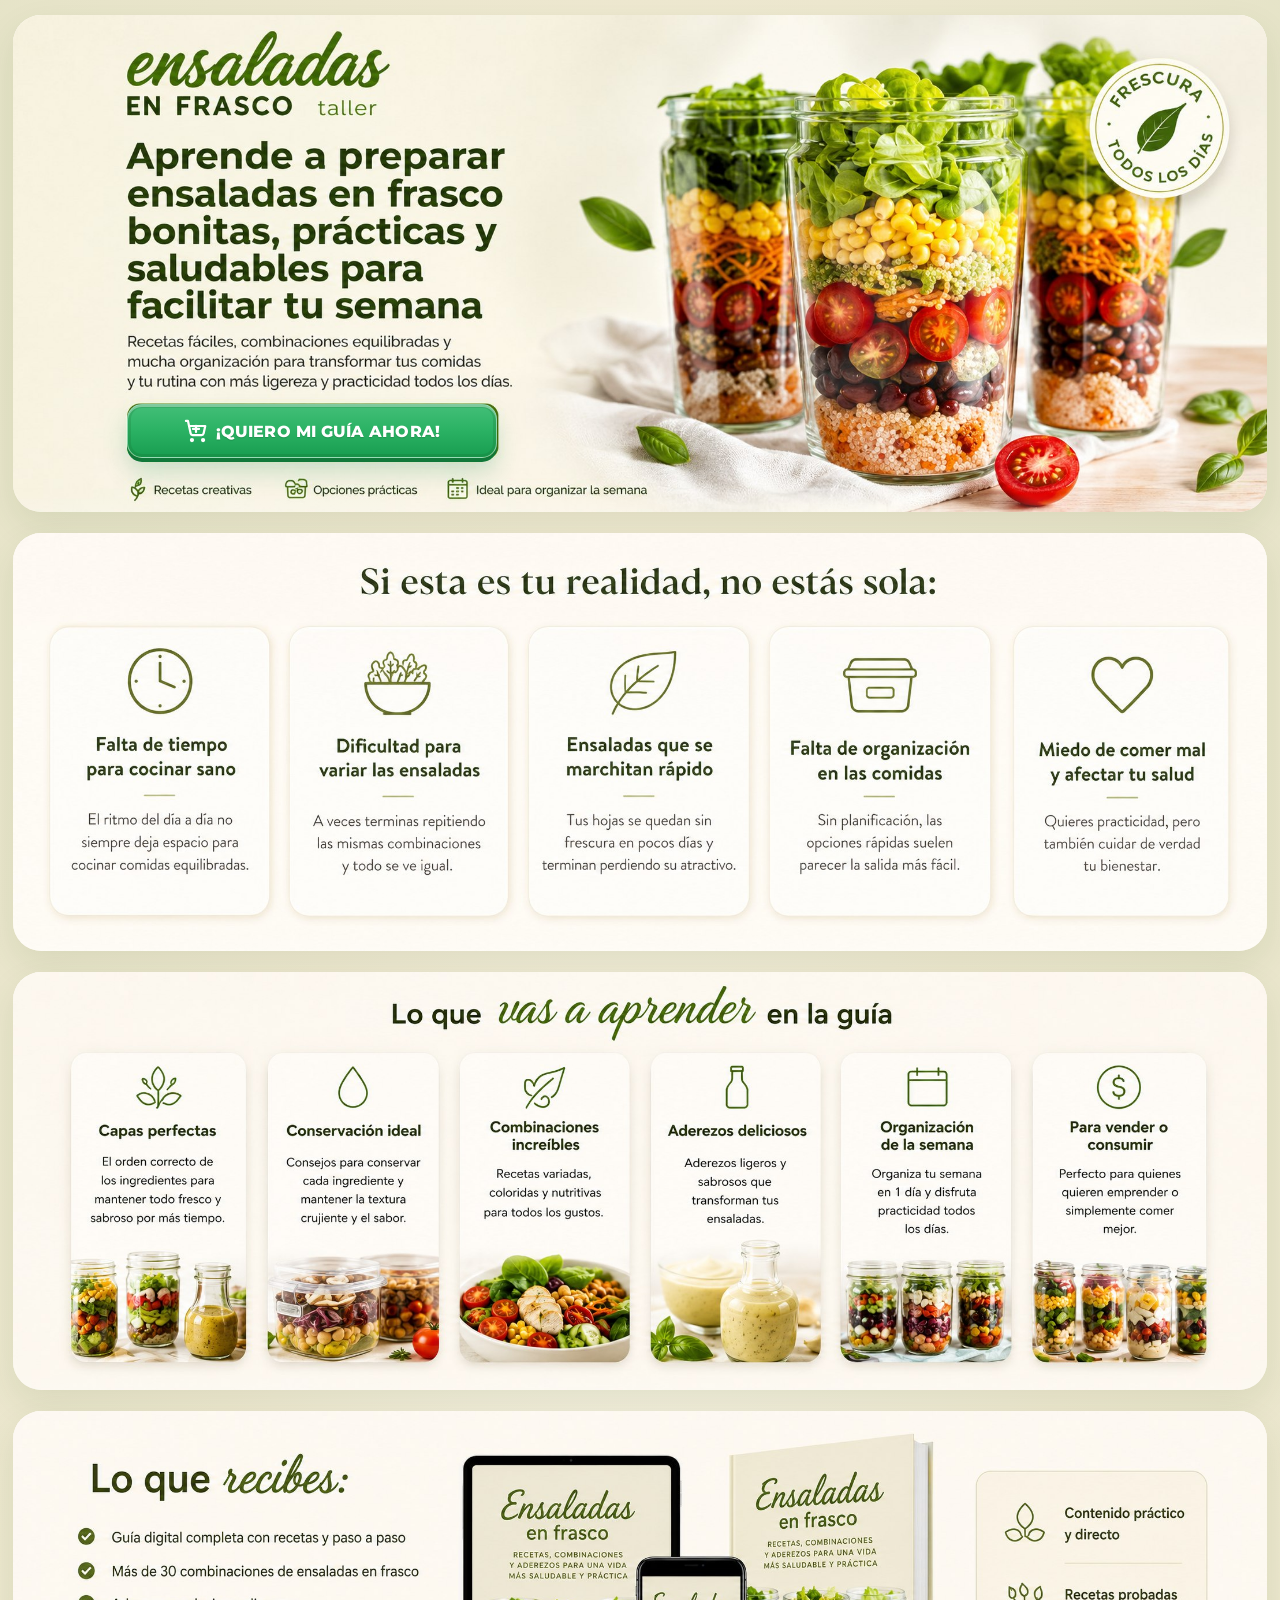
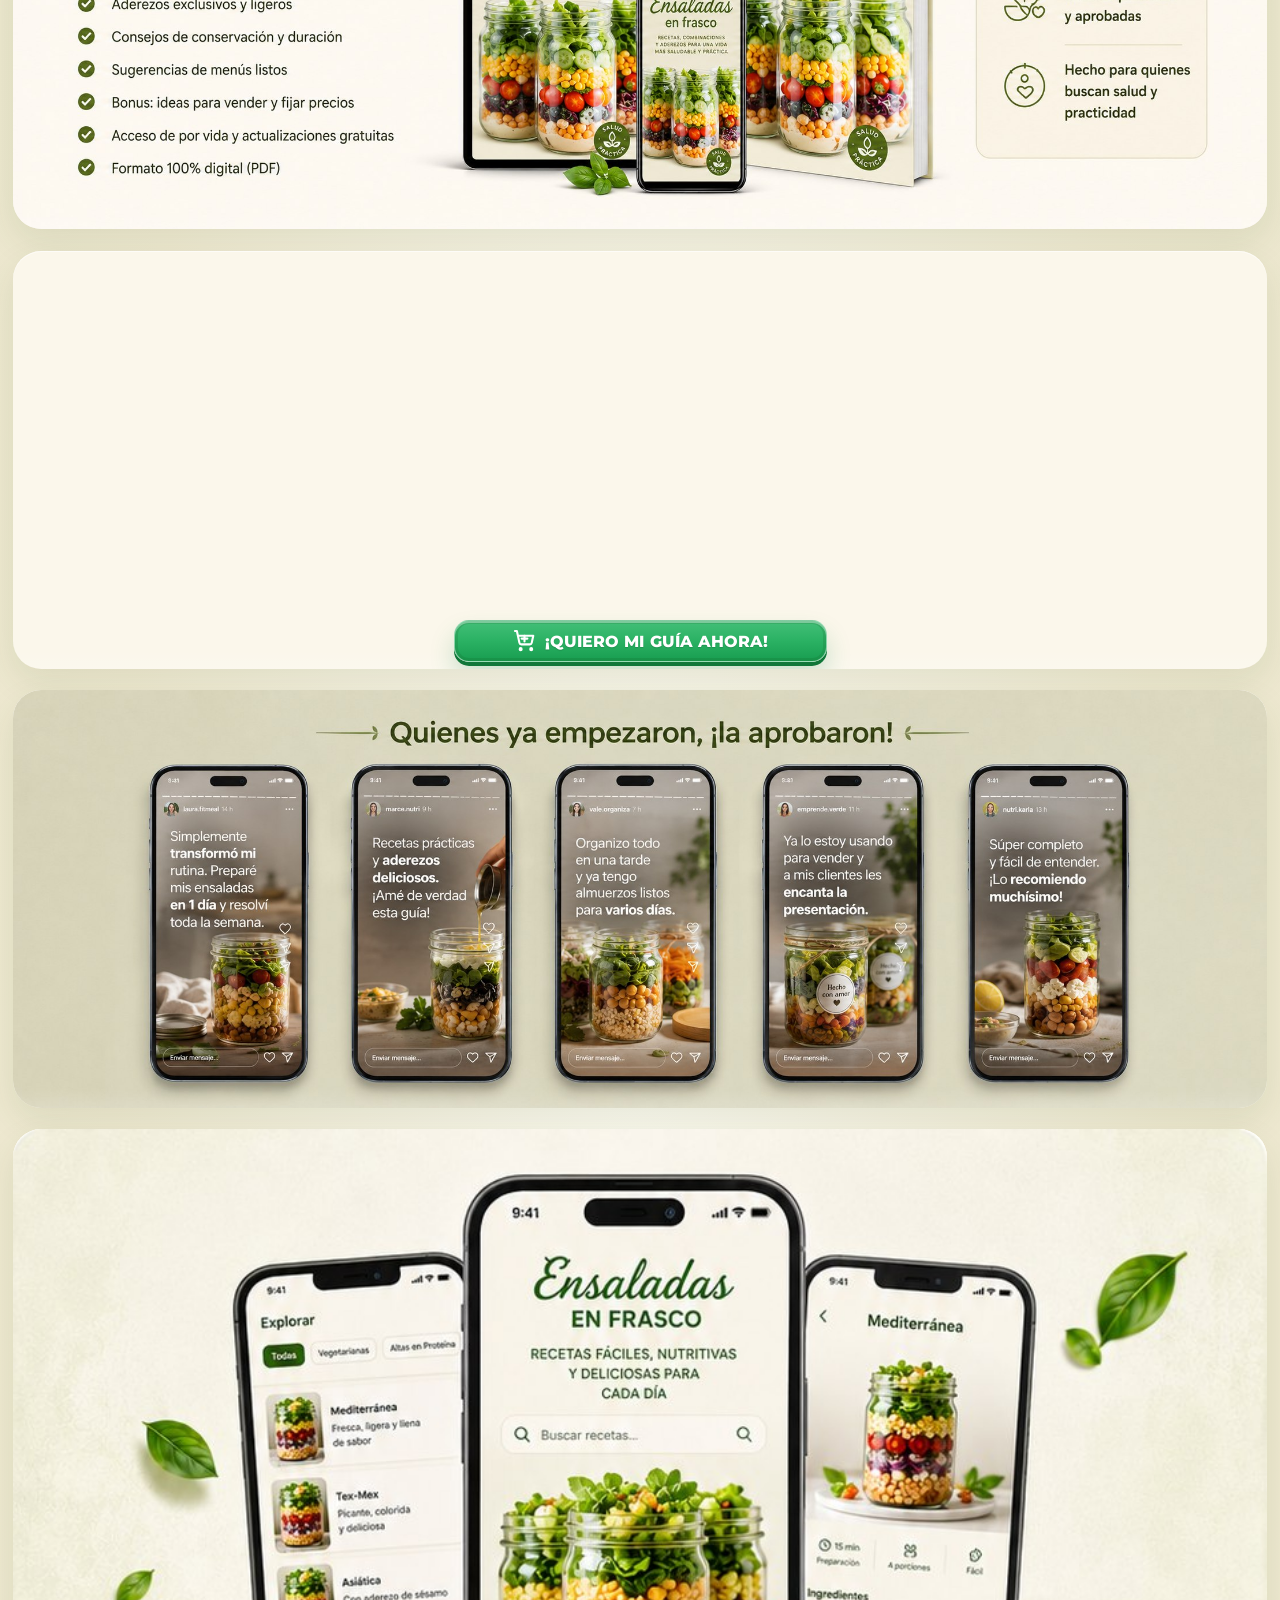
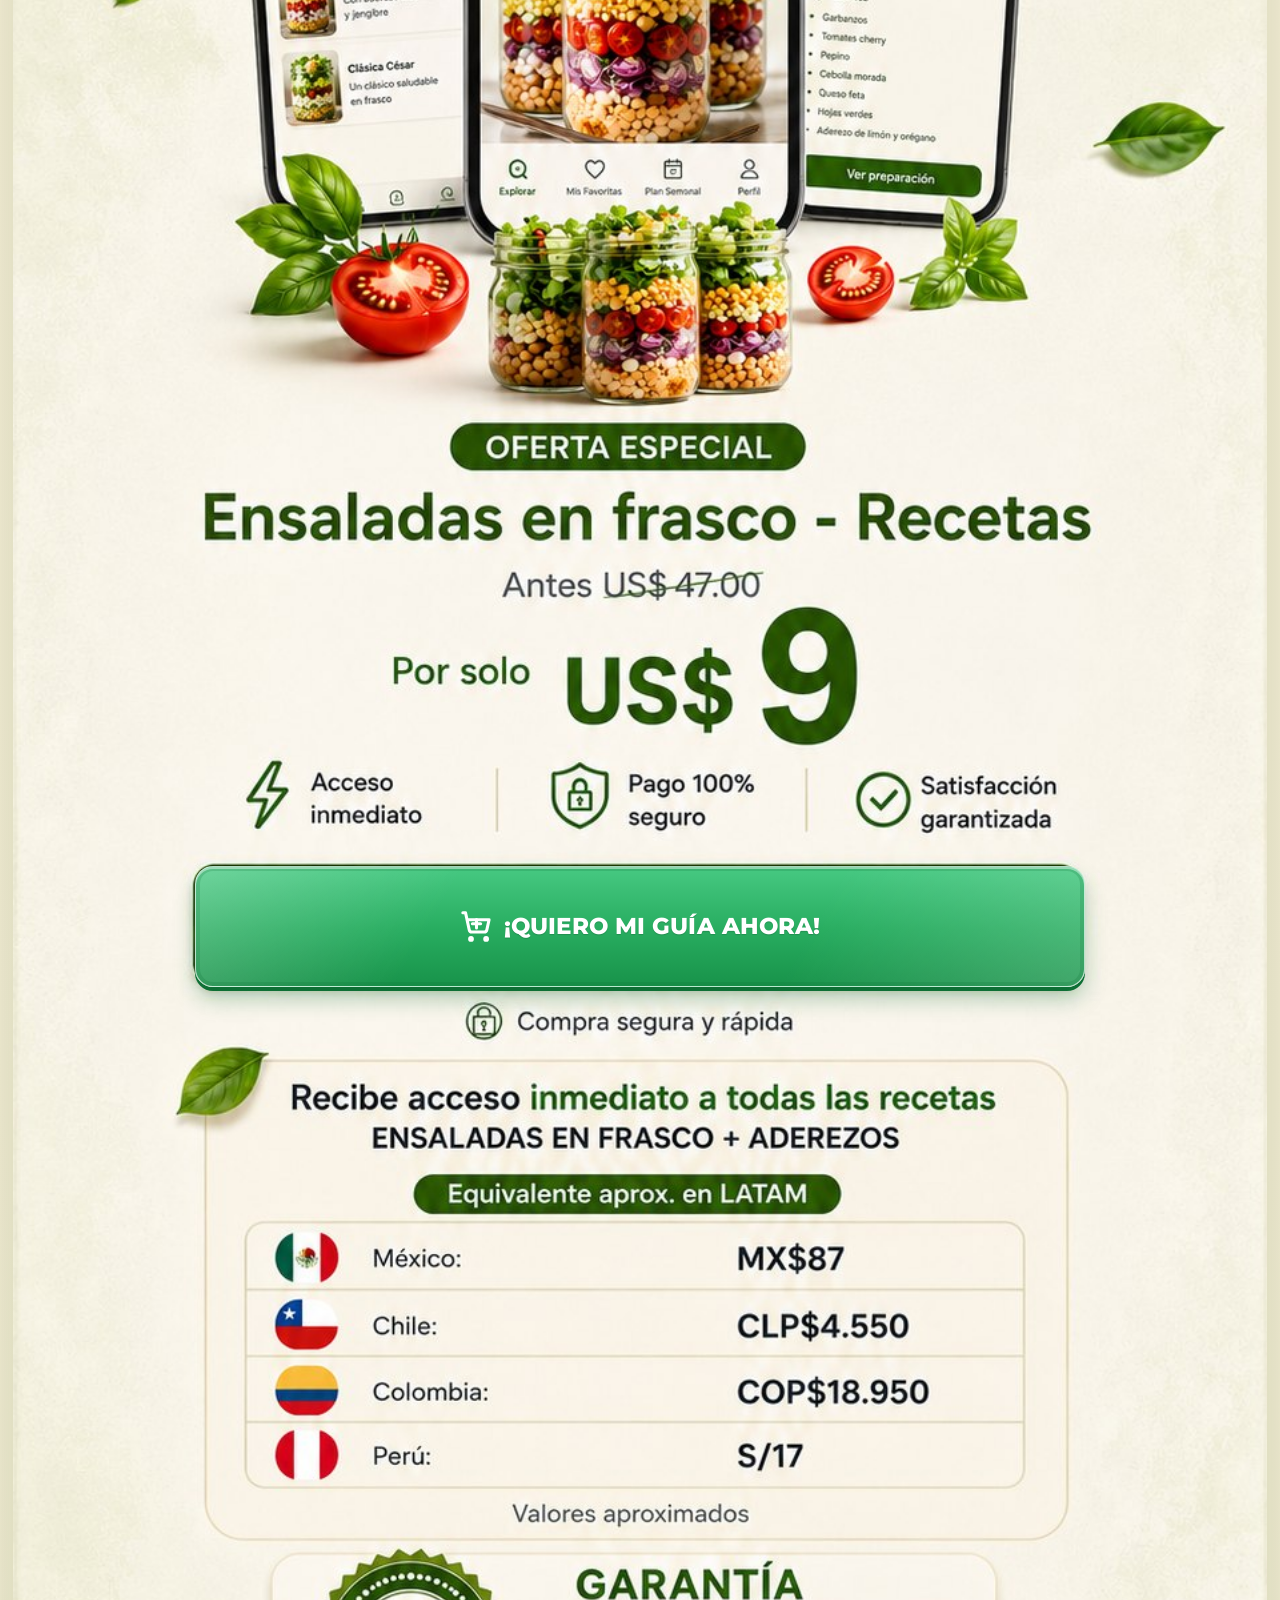
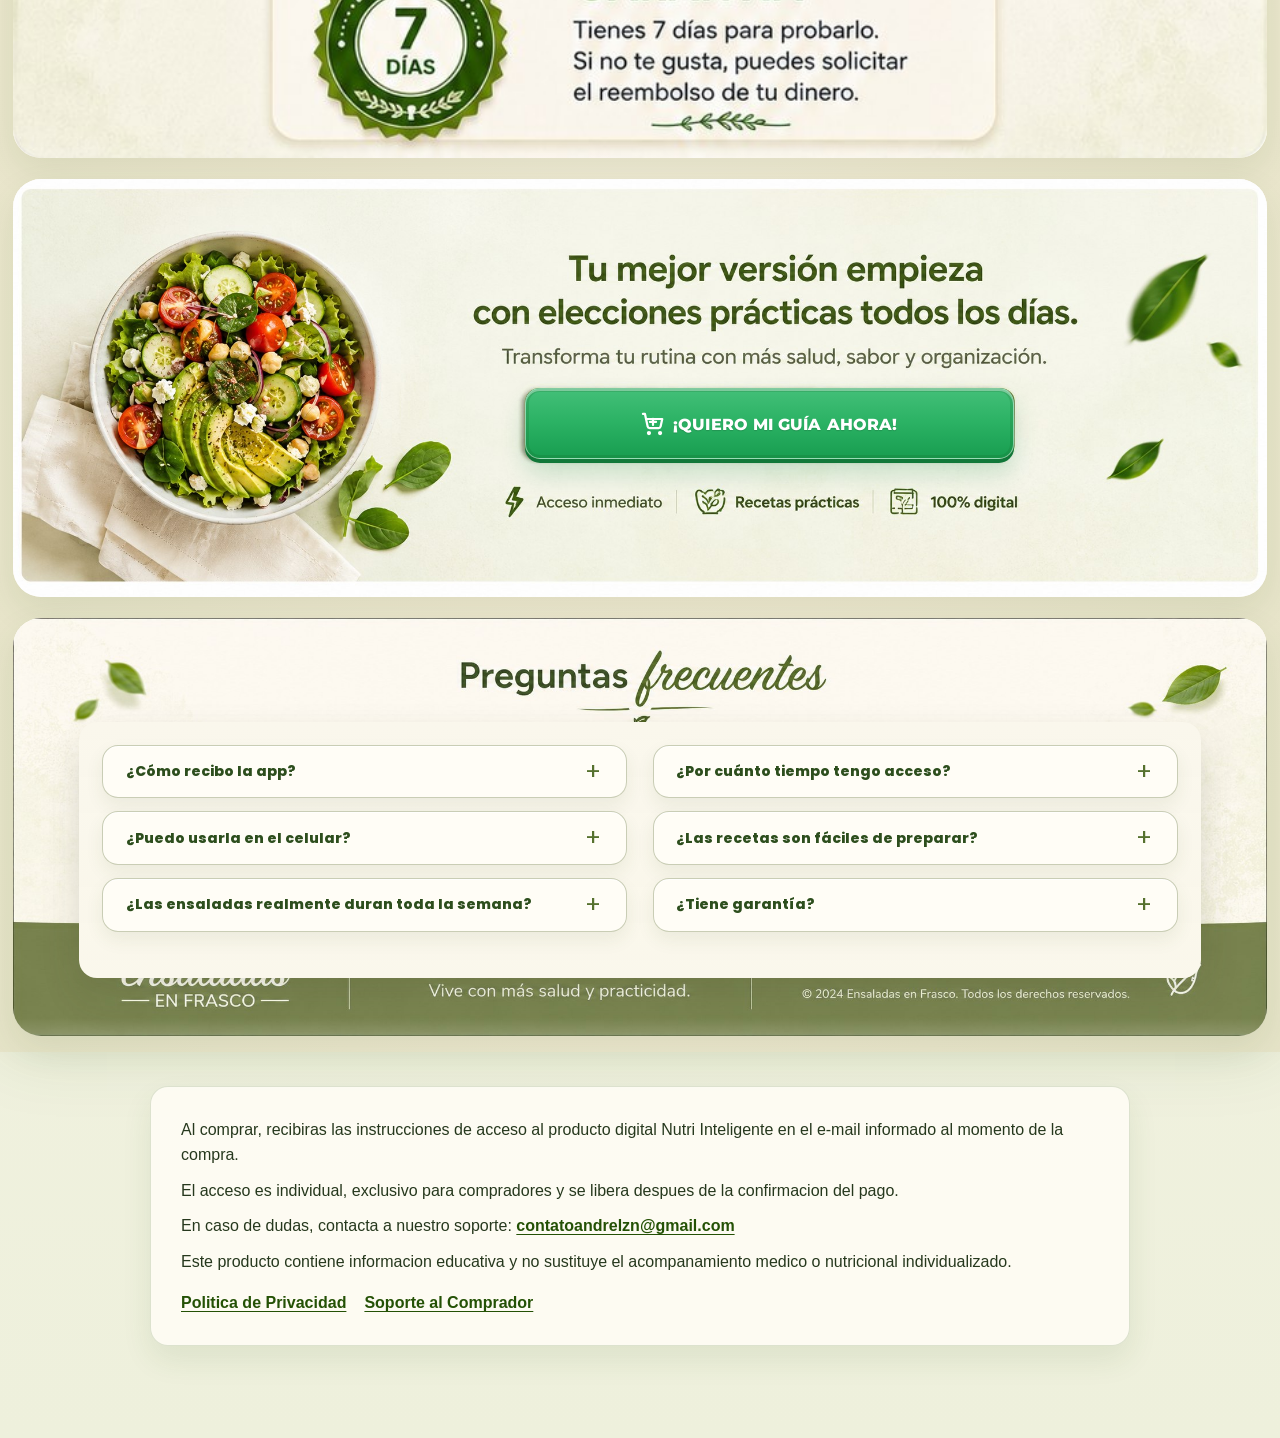
<file: index.html>
<!doctype html>
<html lang="es">
  <head>
    <meta charset="utf-8">
    <meta name="viewport" content="width=device-width, initial-scale=1">
    <title>Ensaladas en Frasco - Guía Digital</title>
    <meta name="description" content="Aprende a preparar ensaladas en frasco prácticas, saludables y deliciosas para organizar tu semana.">
    <meta property="og:title" content="Ensaladas en Frasco - Guía Digital">
    <meta property="og:description" content="Aprende a preparar ensaladas en frasco prácticas, saludables y deliciosas para organizar tu semana.">
    <meta property="og:image" content="assets/section-01-hero.jpg">
    <meta property="og:type" content="website">
    <link rel="preconnect" href="https://fonts.googleapis.com">
    <link rel="preconnect" href="https://fonts.gstatic.com" crossorigin>
    <link rel="preconnect" href="https://cdn.utmify.com.br">
    <link href="https://fonts.googleapis.com/css2?family=Montserrat:wght@700;800;900&family=Poppins:wght@600;700;800;900&display=swap" rel="stylesheet">
    <link rel="stylesheet" href="styles.css">
    <script>
      window.pixelId = "6a0cf3ba19be681029255534";
      var utmifyPixel = document.createElement("script");
      utmifyPixel.setAttribute("async", "");
      utmifyPixel.setAttribute("defer", "");
      utmifyPixel.setAttribute("src", "https://cdn.utmify.com.br/scripts/pixel/pixel.js");
      document.head.appendChild(utmifyPixel);
    </script>
    <script>
      window.pixelId = "6a0f9aa4e53c5f1dbb0e37f6";
      var secondUtmifyPixel = document.createElement("script");
      secondUtmifyPixel.setAttribute("async", "");
      secondUtmifyPixel.setAttribute("defer", "");
      secondUtmifyPixel.setAttribute("src", "https://cdn.utmify.com.br/scripts/pixel/pixel.js");
      document.head.appendChild(secondUtmifyPixel);
    </script>
    <script
      src="https://cdn.utmify.com.br/scripts/utms/latest.js"
      data-utmify-prevent-xcod-sck
      data-utmify-prevent-subids
      async
      defer
    ></script>
  </head>
  <body>
    <header class="sr-only">
      <h1>Ensaladas en Frasco - Guía Digital</h1>
      <p>Aprende a preparar ensaladas en frasco bonitas, prácticas y saludables para facilitar tu semana.</p>
    </header>

    <main class="landing" aria-label="Landing page Ensaladas en Frasco">
      <section class="page-section page-section--hero reveal" aria-label="Hero">
        <picture>
          <source media="(max-width: 760px)" srcset="assets/mobile-section-01-hero.jpg" width="941" height="1672">
          <img src="assets/section-01-hero.jpg" width="1994" height="789" alt="Aprende a preparar ensaladas en frasco bonitas, prácticas y saludables para facilitar tu semana" fetchpriority="high">
        </picture>
        <a class="hotspot hotspot--hero js-offer-link" href="#oferta" aria-label="Ver la oferta especial de Ensaladas en Frasco">¡QUIERO MI GUÍA AHORA!</a>
      </section>

      <section class="page-section reveal" aria-label="Problemas e identificación">
        <picture>
          <source media="(max-width: 760px)" srcset="assets/mobile-section-02-pain.jpg" width="941" height="1672">
          <img src="assets/section-02-pain.jpg" width="2172" height="724" alt="Si esta es tu realidad, no estás sola: falta de tiempo, dificultad para variar ensaladas, ensaladas que se marchitan, falta de organización y miedo de comer mal" loading="lazy" decoding="async">
        </picture>
      </section>

      <section class="page-section reveal" aria-label="Lo que vas a aprender">
        <picture>
          <source media="(max-width: 760px)" srcset="assets/mobile-section-03-learn.jpg" width="941" height="1672">
          <img src="assets/section-03-learn.jpg" width="2172" height="724" alt="Lo que vas a aprender en la guía: capas perfectas, conservación ideal, combinaciones increíbles, aderezos deliciosos, organización de la semana y opciones para vender o consumir" loading="lazy" decoding="async">
        </picture>
      </section>

      <section class="page-section page-section--receive reveal" aria-label="Lo que recibes">
        <picture>
          <source media="(max-width: 760px)" srcset="assets/mobile-section-04-receive.jpg" width="941" height="1672">
          <img src="assets/section-04-receive.jpg" width="2172" height="724" alt="Lo que recibes: guía digital completa, más de 30 combinaciones, aderezos, conservación, menús, bonus de venta, acceso de por vida y aplicación personalizada" loading="lazy" decoding="async">
        </picture>
        <a class="hotspot hotspot--receive js-offer-link" href="#oferta" aria-label="Ver la oferta especial de Ensaladas en Frasco">¡QUIERO MI GUÍA AHORA!</a>
      </section>

      <section class="page-section page-section--recipes reveal" aria-label="Recetas">
        <picture>
          <source media="(max-width: 760px)" srcset="assets/mobile-section-05-recipes.jpg" width="941" height="1672">
          <img src="assets/section-05-recipes.jpg" width="2172" height="724" alt="Recetas que vas a amar: vegana colorida, pollo con aguacate, atún mediterráneo, verde especial, César en frasco y frasco de la semana" loading="lazy" decoding="async">
        </picture>
        <a class="hotspot hotspot--recipes js-offer-link" href="#oferta" aria-label="Ver la oferta especial de Ensaladas en Frasco">¡QUIERO MI GUÍA AHORA!</a>
      </section>

      <section class="page-section reveal" aria-label="Testimonios">
        <picture>
          <source media="(max-width: 760px)" srcset="assets/mobile-section-06-testimonials.jpg" width="941" height="1672">
          <img src="assets/section-06-testimonials.jpg" width="2172" height="724" alt="Quienes ya empezaron aprobaron la guía, con testimonios en formato stories" loading="lazy" decoding="async">
        </picture>
      </section>

      <section class="page-section page-section--offer reveal" id="oferta" aria-label="Oferta especial">
        <picture>
          <source media="(max-width: 760px)" srcset="assets/mobile-section-07-offer.jpg" width="941" height="1672">
          <img src="assets/section-07-offer.jpg" width="941" height="1672" alt="Oferta especial Ensaladas en frasco Recetas, antes US$47.00, por solo US$9, con acceso a la app y garantía de 7 días" loading="lazy" decoding="async">
        </picture>
        <a class="hotspot hotspot--offer hotspot--checkout js-checkout utmify-ic" href="https://pay.hotmart.com/Q105930297M?checkoutMode=10" aria-label="Comprar Ensaladas en Frasco por Hotmart">¡QUIERO MI GUÍA AHORA!</a>
      </section>

      <section class="page-section page-section--final reveal" aria-label="CTA final">
        <picture>
          <source media="(max-width: 760px)" srcset="assets/mobile-section-08-final-cta.jpg" width="941" height="1672">
          <img src="assets/section-08-final-cta.jpg" width="2172" height="724" alt="Tu mejor versión empieza con elecciones prácticas todos los días" loading="lazy" decoding="async">
        </picture>
        <a class="hotspot hotspot--final js-offer-link" href="#oferta" aria-label="Ver la oferta especial de Ensaladas en Frasco">¡QUIERO MI GUÍA AHORA!</a>
      </section>

      <section class="page-section page-section--faq reveal" aria-label="Preguntas frecuentes y pie de página">
        <picture>
          <source media="(max-width: 760px)" srcset="assets/mobile-section-09-faq-footer.jpg" width="941" height="1672">
          <img src="assets/section-09-faq-footer.jpg" width="2172" height="724" alt="Preguntas frecuentes y pie de pagina Ensaladas en Frasco" loading="lazy" decoding="async">
        </picture>

        <div class="faq-overlay" aria-label="Preguntas frecuentes">
          <details class="faq-item faq-item--1">
            <summary>¿Cómo recibo la app?</summary>
            <p>Después de la compra, recibirás por correo electrónico las instrucciones para acceder a la app y empezar a usar tus recetas.</p>
          </details>
          <details class="faq-item faq-item--2">
            <summary>¿Por cuánto tiempo tengo acceso?</summary>
            <p>El acceso es de por vida. Puedes entrar a la app y consultar tus recetas, menús y consejos siempre que quieras.</p>
          </details>
          <details class="faq-item faq-item--3">
            <summary>¿Puedo usarla en el celular?</summary>
            <p>Sí. La experiencia fue pensada para que puedas consultar la app desde tu celular de forma práctica durante tu rutina.</p>
          </details>
          <details class="faq-item faq-item--4">
            <summary>¿Las recetas son fáciles de preparar?</summary>
            <p>Sí. Las recetas fueron pensadas para ser prácticas, simples y posibles de preparar incluso con una rutina corrida.</p>
          </details>
          <details class="faq-item faq-item--5">
            <summary>¿Las ensaladas realmente duran toda la semana?</summary>
            <p>La app te muestra el orden correcto de las capas, conservación y organización para mantener tus ensaladas frescas por más tiempo.</p>
          </details>
          <details class="faq-item faq-item--6">
            <summary>¿Tiene garantía?</summary>
            <p>Sí. Tienes 7 días para probar la app. Si no te gusta, puedes solicitar el reembolso dentro del plazo de garantía.</p>
          </details>
        </div>
      </section>
    </main>

    <footer class="sales-legal" aria-label="Informacion legal y soporte">
      <p>Al comprar, recibiras las instrucciones de acceso al producto digital Nutri Inteligente en el e-mail informado al momento de la compra.</p>
      <p>El acceso es individual, exclusivo para compradores y se libera despues de la confirmacion del pago.</p>
      <p>En caso de dudas, contacta a nuestro soporte: <a href="mailto:contatoandrelzn@gmail.com">contatoandrelzn@gmail.com</a></p>
      <p>Este producto contiene informacion educativa y no sustituye el acompanamiento medico o nutricional individualizado.</p>
      <nav aria-label="Enlaces importantes">
        <a href="/politica-de-privacidade">Politica de Privacidad</a>
        <a href="/suporte">Soporte al Comprador</a>
      </nav>
    </footer>

    <a class="floating-buy js-offer-link" href="#oferta" aria-label="Ver la oferta especial por US$9">
      <span>Oferta especial disponible</span>
      <strong>Ver oferta US$9</strong>
    </a>
    <script src="script.js"></script>
  </body>
</html>
</file>
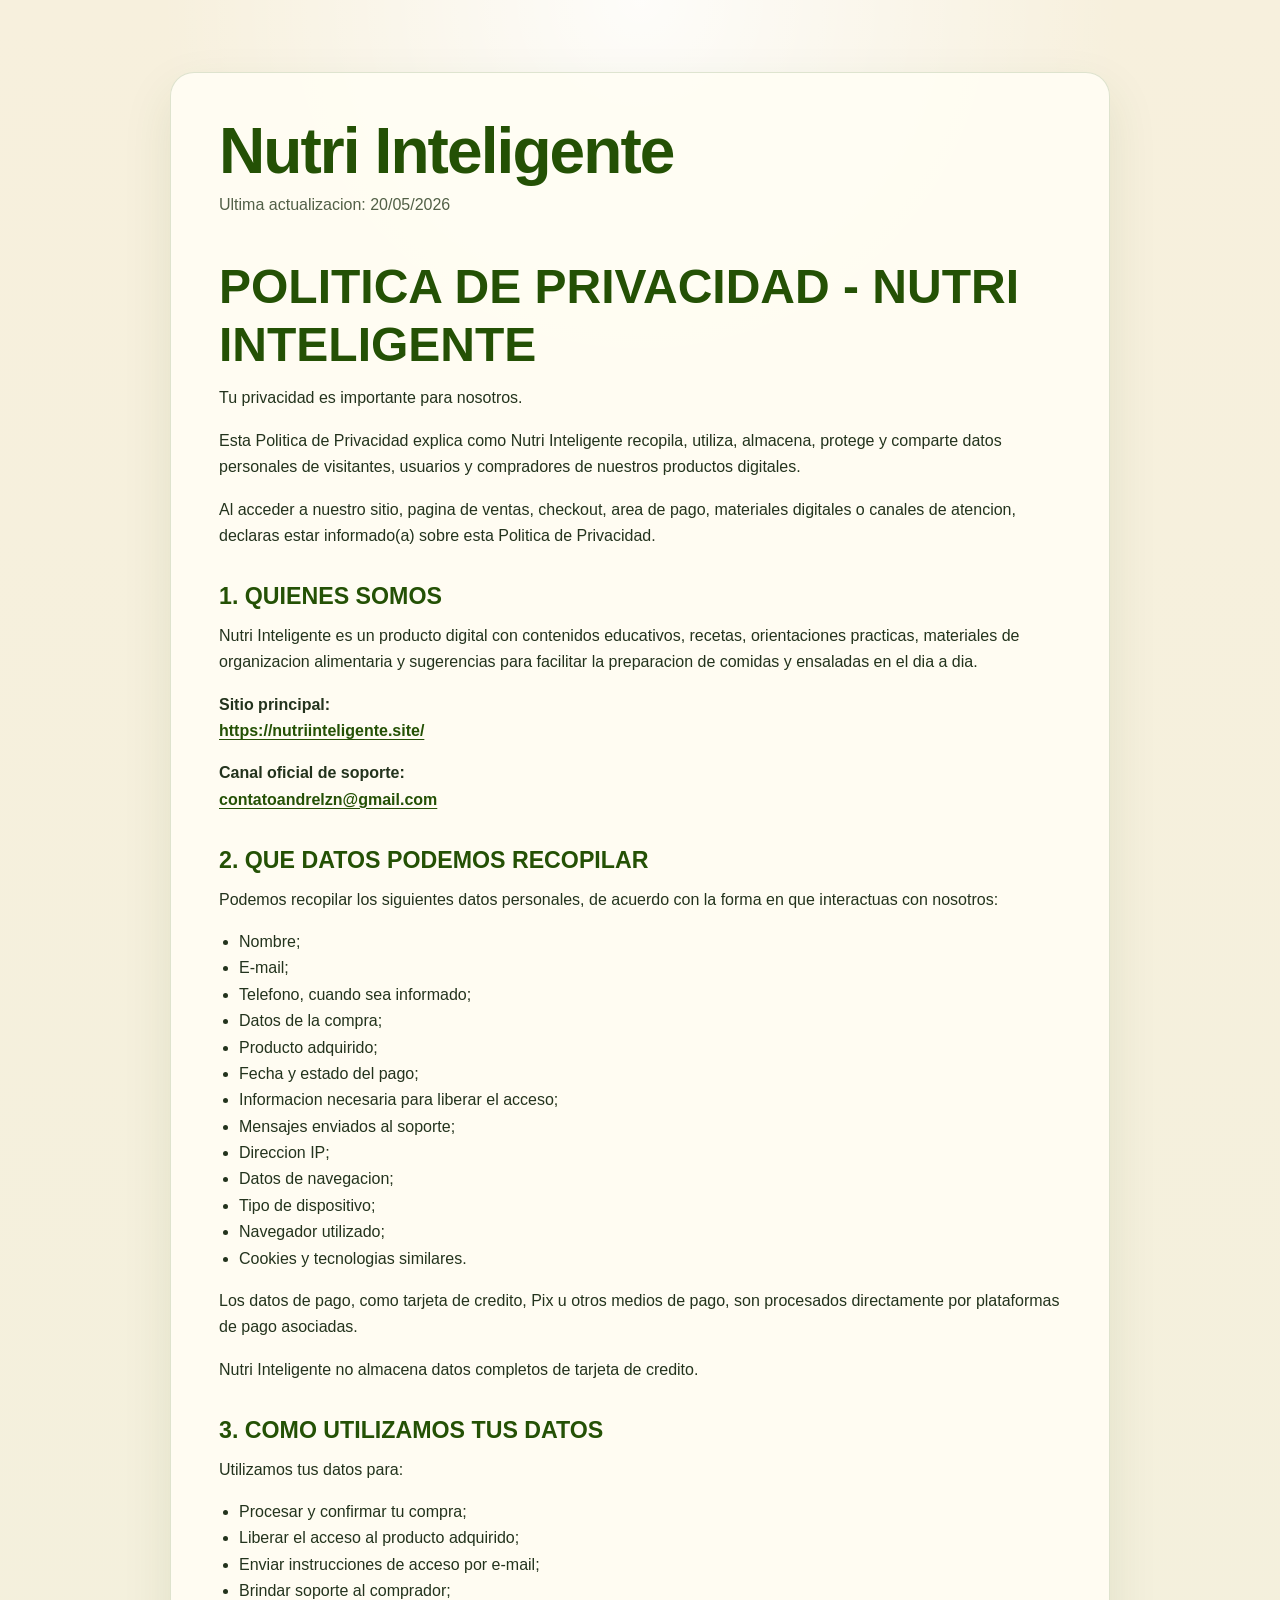
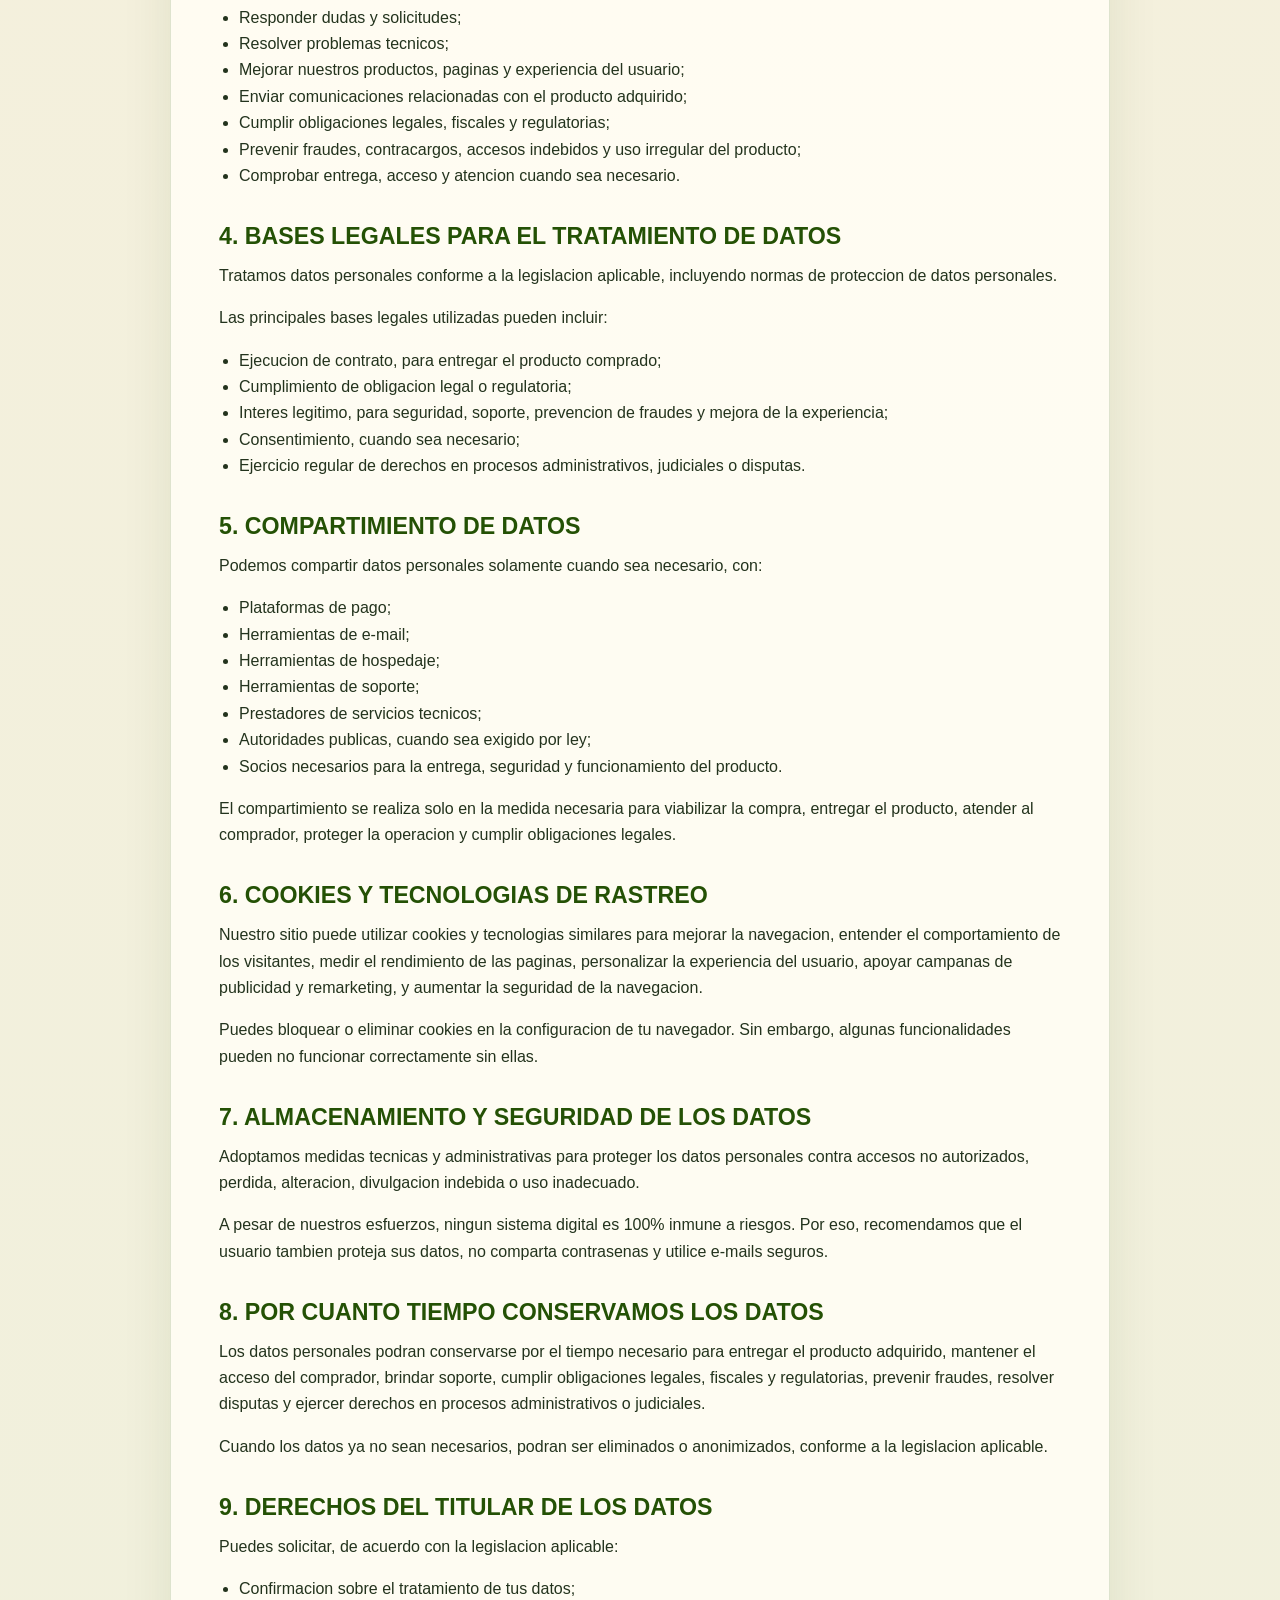
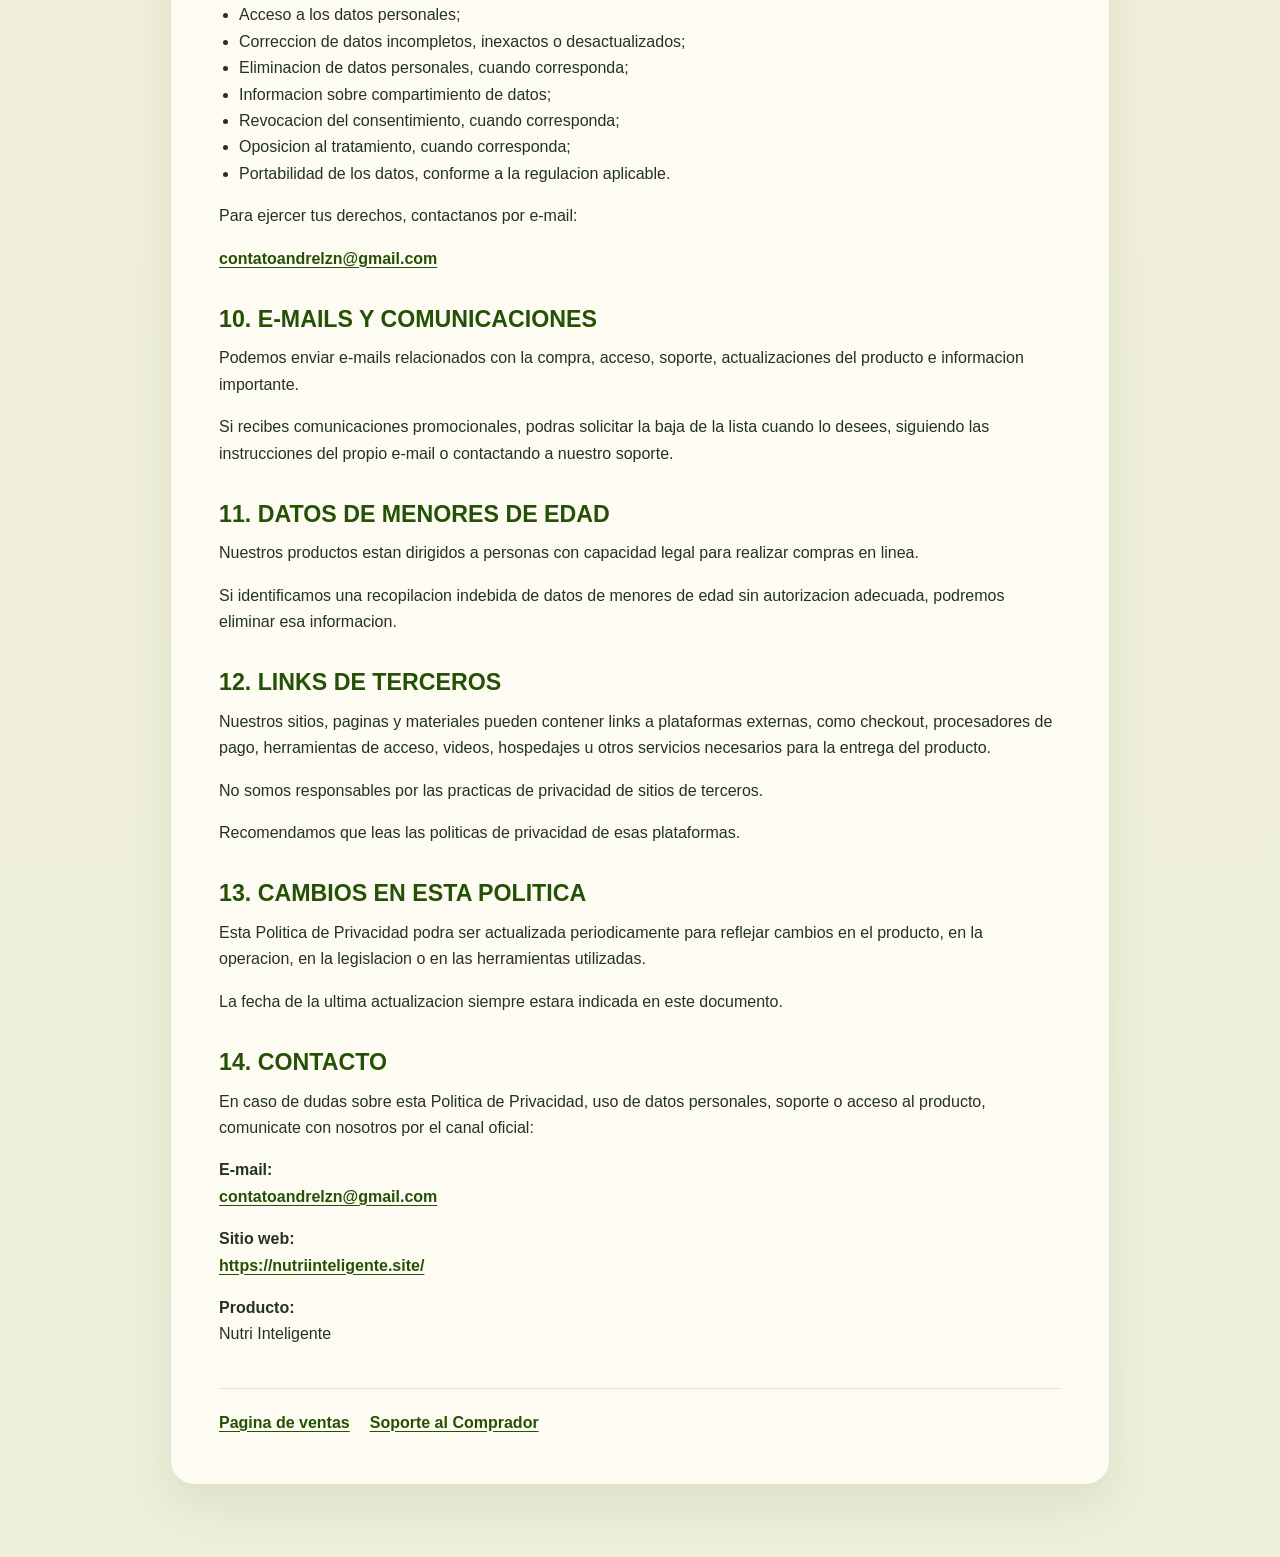
<file: politica-de-privacidade/index.html>
<!doctype html>
<html lang="es">
  <head>
    <meta charset="utf-8">
    <meta name="viewport" content="width=device-width, initial-scale=1">
    <title>Politica de Privacidad - Nutri Inteligente</title>
    <meta name="description" content="Politica de Privacidad del producto digital Nutri Inteligente.">
    <link rel="stylesheet" href="/legal.css">
  </head>
  <body>
    <main class="legal-page">
      <article class="legal-card">
        <p class="brand">Nutri Inteligente</p>
        <p class="subtitle">Ultima actualizacion: 20/05/2026</p>

        <h1>POLITICA DE PRIVACIDAD - NUTRI INTELIGENTE</h1>
        <p>Tu privacidad es importante para nosotros.</p>
        <p>Esta Politica de Privacidad explica como Nutri Inteligente recopila, utiliza, almacena, protege y comparte datos personales de visitantes, usuarios y compradores de nuestros productos digitales.</p>
        <p>Al acceder a nuestro sitio, pagina de ventas, checkout, area de pago, materiales digitales o canales de atencion, declaras estar informado(a) sobre esta Politica de Privacidad.</p>

        <h2>1. Quienes somos</h2>
        <p>Nutri Inteligente es un producto digital con contenidos educativos, recetas, orientaciones practicas, materiales de organizacion alimentaria y sugerencias para facilitar la preparacion de comidas y ensaladas en el dia a dia.</p>
        <p><strong>Sitio principal:</strong><br><a href="https://nutriinteligente.site/">https://nutriinteligente.site/</a></p>
        <p><strong>Canal oficial de soporte:</strong><br><a href="mailto:contatoandrelzn@gmail.com">contatoandrelzn@gmail.com</a></p>

        <h2>2. Que datos podemos recopilar</h2>
        <p>Podemos recopilar los siguientes datos personales, de acuerdo con la forma en que interactuas con nosotros:</p>
        <ul>
          <li>Nombre;</li>
          <li>E-mail;</li>
          <li>Telefono, cuando sea informado;</li>
          <li>Datos de la compra;</li>
          <li>Producto adquirido;</li>
          <li>Fecha y estado del pago;</li>
          <li>Informacion necesaria para liberar el acceso;</li>
          <li>Mensajes enviados al soporte;</li>
          <li>Direccion IP;</li>
          <li>Datos de navegacion;</li>
          <li>Tipo de dispositivo;</li>
          <li>Navegador utilizado;</li>
          <li>Cookies y tecnologias similares.</li>
        </ul>
        <p>Los datos de pago, como tarjeta de credito, Pix u otros medios de pago, son procesados directamente por plataformas de pago asociadas.</p>
        <p>Nutri Inteligente no almacena datos completos de tarjeta de credito.</p>

        <h2>3. Como utilizamos tus datos</h2>
        <p>Utilizamos tus datos para:</p>
        <ul>
          <li>Procesar y confirmar tu compra;</li>
          <li>Liberar el acceso al producto adquirido;</li>
          <li>Enviar instrucciones de acceso por e-mail;</li>
          <li>Brindar soporte al comprador;</li>
          <li>Responder dudas y solicitudes;</li>
          <li>Resolver problemas tecnicos;</li>
          <li>Mejorar nuestros productos, paginas y experiencia del usuario;</li>
          <li>Enviar comunicaciones relacionadas con el producto adquirido;</li>
          <li>Cumplir obligaciones legales, fiscales y regulatorias;</li>
          <li>Prevenir fraudes, contracargos, accesos indebidos y uso irregular del producto;</li>
          <li>Comprobar entrega, acceso y atencion cuando sea necesario.</li>
        </ul>

        <h2>4. Bases legales para el tratamiento de datos</h2>
        <p>Tratamos datos personales conforme a la legislacion aplicable, incluyendo normas de proteccion de datos personales.</p>
        <p>Las principales bases legales utilizadas pueden incluir:</p>
        <ul>
          <li>Ejecucion de contrato, para entregar el producto comprado;</li>
          <li>Cumplimiento de obligacion legal o regulatoria;</li>
          <li>Interes legitimo, para seguridad, soporte, prevencion de fraudes y mejora de la experiencia;</li>
          <li>Consentimiento, cuando sea necesario;</li>
          <li>Ejercicio regular de derechos en procesos administrativos, judiciales o disputas.</li>
        </ul>

        <h2>5. Compartimiento de datos</h2>
        <p>Podemos compartir datos personales solamente cuando sea necesario, con:</p>
        <ul>
          <li>Plataformas de pago;</li>
          <li>Herramientas de e-mail;</li>
          <li>Herramientas de hospedaje;</li>
          <li>Herramientas de soporte;</li>
          <li>Prestadores de servicios tecnicos;</li>
          <li>Autoridades publicas, cuando sea exigido por ley;</li>
          <li>Socios necesarios para la entrega, seguridad y funcionamiento del producto.</li>
        </ul>
        <p>El compartimiento se realiza solo en la medida necesaria para viabilizar la compra, entregar el producto, atender al comprador, proteger la operacion y cumplir obligaciones legales.</p>

        <h2>6. Cookies y tecnologias de rastreo</h2>
        <p>Nuestro sitio puede utilizar cookies y tecnologias similares para mejorar la navegacion, entender el comportamiento de los visitantes, medir el rendimiento de las paginas, personalizar la experiencia del usuario, apoyar campanas de publicidad y remarketing, y aumentar la seguridad de la navegacion.</p>
        <p>Puedes bloquear o eliminar cookies en la configuracion de tu navegador. Sin embargo, algunas funcionalidades pueden no funcionar correctamente sin ellas.</p>

        <h2>7. Almacenamiento y seguridad de los datos</h2>
        <p>Adoptamos medidas tecnicas y administrativas para proteger los datos personales contra accesos no autorizados, perdida, alteracion, divulgacion indebida o uso inadecuado.</p>
        <p>A pesar de nuestros esfuerzos, ningun sistema digital es 100% inmune a riesgos. Por eso, recomendamos que el usuario tambien proteja sus datos, no comparta contrasenas y utilice e-mails seguros.</p>

        <h2>8. Por cuanto tiempo conservamos los datos</h2>
        <p>Los datos personales podran conservarse por el tiempo necesario para entregar el producto adquirido, mantener el acceso del comprador, brindar soporte, cumplir obligaciones legales, fiscales y regulatorias, prevenir fraudes, resolver disputas y ejercer derechos en procesos administrativos o judiciales.</p>
        <p>Cuando los datos ya no sean necesarios, podran ser eliminados o anonimizados, conforme a la legislacion aplicable.</p>

        <h2>9. Derechos del titular de los datos</h2>
        <p>Puedes solicitar, de acuerdo con la legislacion aplicable:</p>
        <ul>
          <li>Confirmacion sobre el tratamiento de tus datos;</li>
          <li>Acceso a los datos personales;</li>
          <li>Correccion de datos incompletos, inexactos o desactualizados;</li>
          <li>Eliminacion de datos personales, cuando corresponda;</li>
          <li>Informacion sobre compartimiento de datos;</li>
          <li>Revocacion del consentimiento, cuando corresponda;</li>
          <li>Oposicion al tratamiento, cuando corresponda;</li>
          <li>Portabilidad de los datos, conforme a la regulacion aplicable.</li>
        </ul>
        <p>Para ejercer tus derechos, contactanos por e-mail:</p>
        <p><a href="mailto:contatoandrelzn@gmail.com">contatoandrelzn@gmail.com</a></p>

        <h2>10. E-mails y comunicaciones</h2>
        <p>Podemos enviar e-mails relacionados con la compra, acceso, soporte, actualizaciones del producto e informacion importante.</p>
        <p>Si recibes comunicaciones promocionales, podras solicitar la baja de la lista cuando lo desees, siguiendo las instrucciones del propio e-mail o contactando a nuestro soporte.</p>

        <h2>11. Datos de menores de edad</h2>
        <p>Nuestros productos estan dirigidos a personas con capacidad legal para realizar compras en linea.</p>
        <p>Si identificamos una recopilacion indebida de datos de menores de edad sin autorizacion adecuada, podremos eliminar esa informacion.</p>

        <h2>12. Links de terceros</h2>
        <p>Nuestros sitios, paginas y materiales pueden contener links a plataformas externas, como checkout, procesadores de pago, herramientas de acceso, videos, hospedajes u otros servicios necesarios para la entrega del producto.</p>
        <p>No somos responsables por las practicas de privacidad de sitios de terceros.</p>
        <p>Recomendamos que leas las politicas de privacidad de esas plataformas.</p>

        <h2>13. Cambios en esta politica</h2>
        <p>Esta Politica de Privacidad podra ser actualizada periodicamente para reflejar cambios en el producto, en la operacion, en la legislacion o en las herramientas utilizadas.</p>
        <p>La fecha de la ultima actualizacion siempre estara indicada en este documento.</p>

        <h2>14. Contacto</h2>
        <p>En caso de dudas sobre esta Politica de Privacidad, uso de datos personales, soporte o acceso al producto, comunicate con nosotros por el canal oficial:</p>
        <p><strong>E-mail:</strong><br><a href="mailto:contatoandrelzn@gmail.com">contatoandrelzn@gmail.com</a></p>
        <p><strong>Sitio web:</strong><br><a href="https://nutriinteligente.site/">https://nutriinteligente.site/</a></p>
        <p><strong>Producto:</strong><br>Nutri Inteligente</p>

        <nav class="legal-footer" aria-label="Enlaces importantes">
          <a href="/">Pagina de ventas</a>
          <a href="/suporte">Soporte al Comprador</a>
        </nav>
      </article>
    </main>
  </body>
</html>
</file>
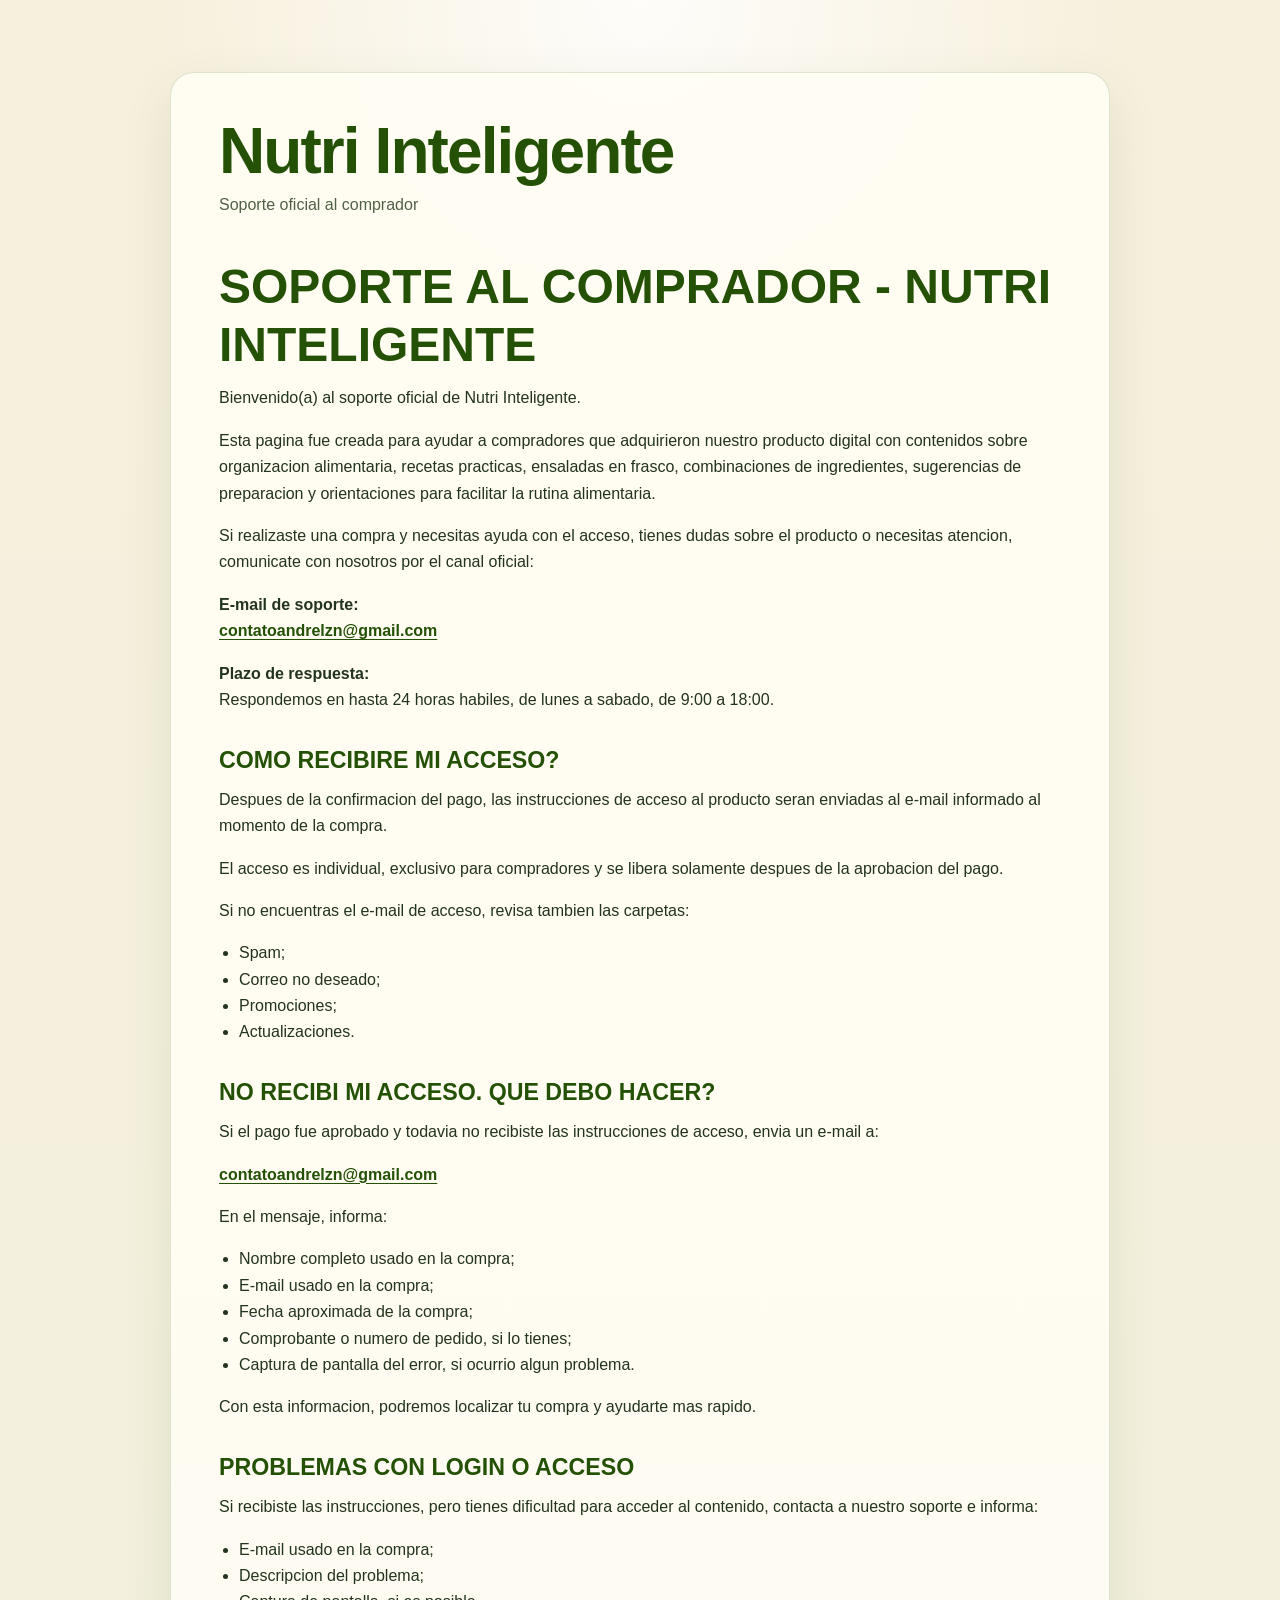
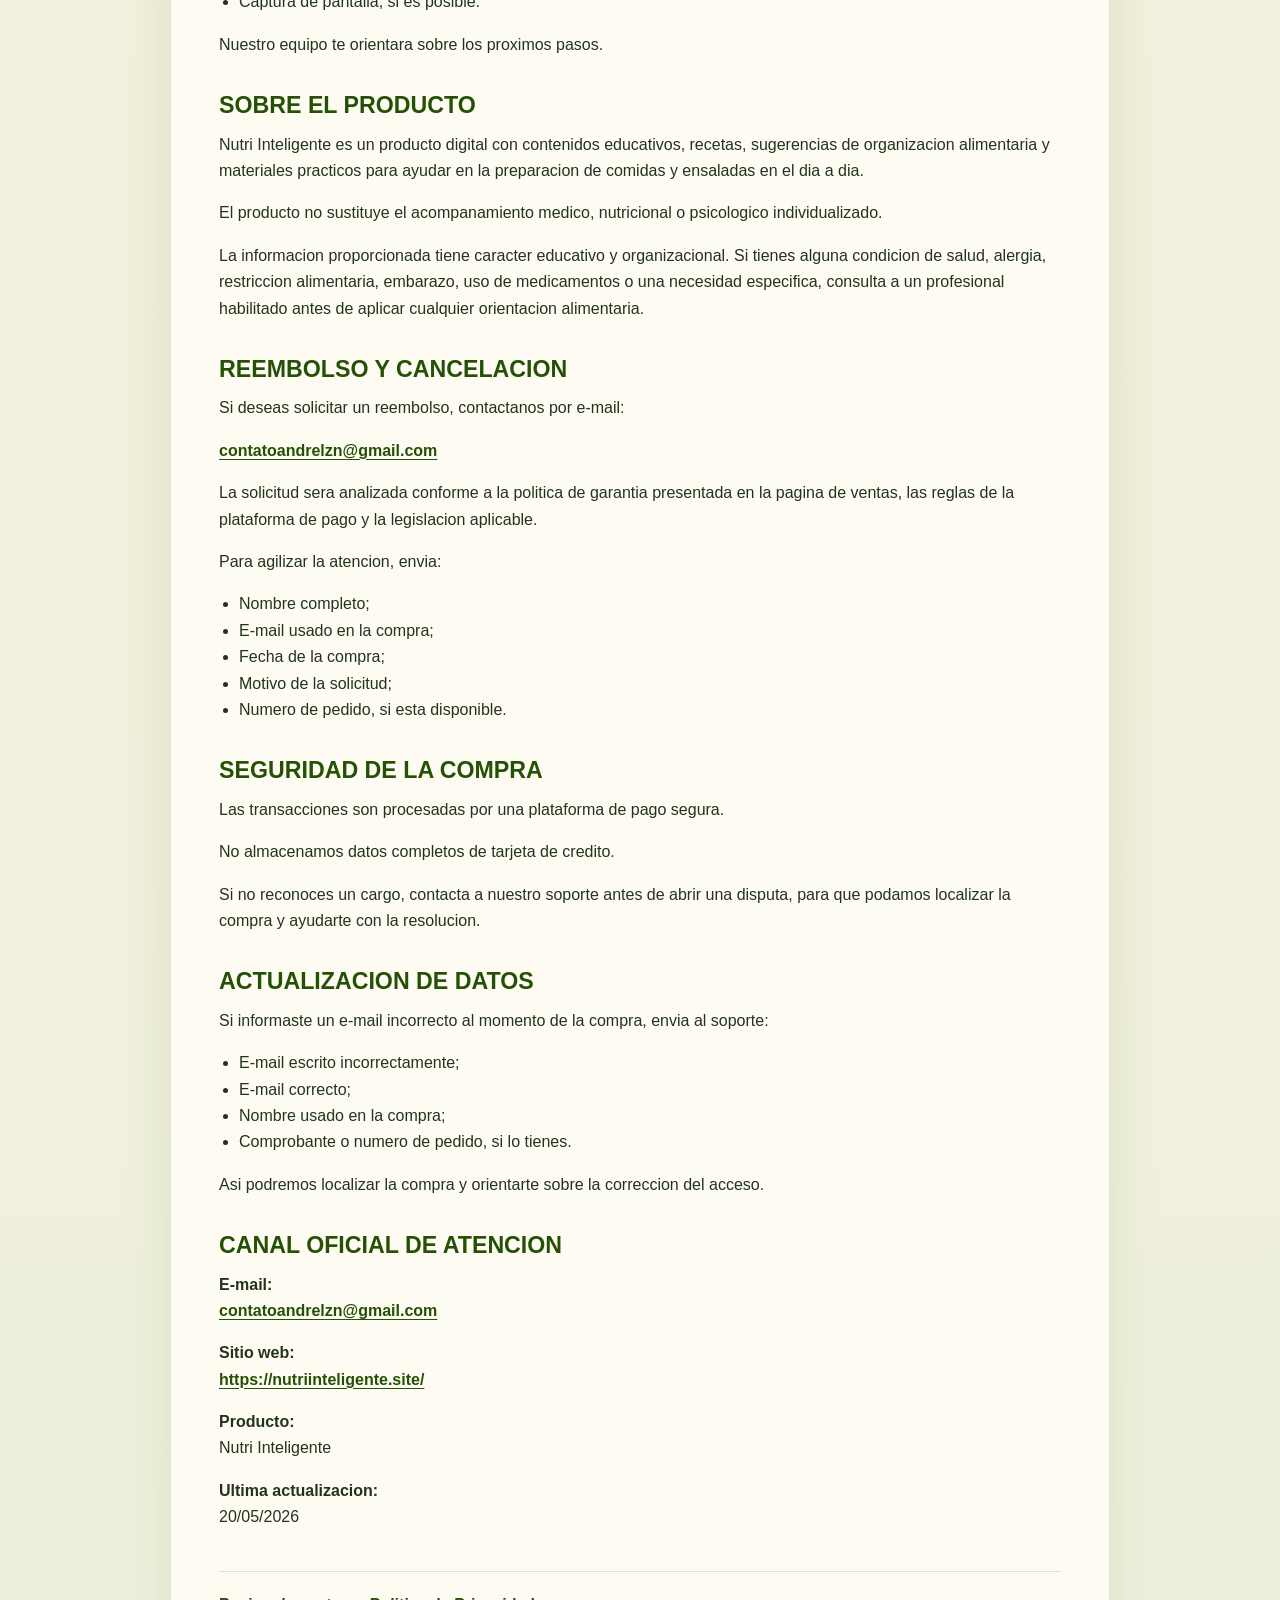
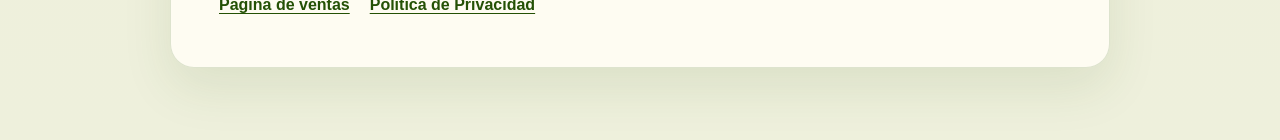
<file: suporte/index.html>
<!doctype html>
<html lang="es">
  <head>
    <meta charset="utf-8">
    <meta name="viewport" content="width=device-width, initial-scale=1">
    <title>Soporte al Comprador - Nutri Inteligente</title>
    <meta name="description" content="Soporte oficial para compradores del producto digital Nutri Inteligente.">
    <link rel="stylesheet" href="/legal.css">
  </head>
  <body>
    <main class="legal-page">
      <article class="legal-card">
        <p class="brand">Nutri Inteligente</p>
        <p class="subtitle">Soporte oficial al comprador</p>

        <h1>SOPORTE AL COMPRADOR - NUTRI INTELIGENTE</h1>
        <p>Bienvenido(a) al soporte oficial de Nutri Inteligente.</p>
        <p>Esta pagina fue creada para ayudar a compradores que adquirieron nuestro producto digital con contenidos sobre organizacion alimentaria, recetas practicas, ensaladas en frasco, combinaciones de ingredientes, sugerencias de preparacion y orientaciones para facilitar la rutina alimentaria.</p>
        <p>Si realizaste una compra y necesitas ayuda con el acceso, tienes dudas sobre el producto o necesitas atencion, comunicate con nosotros por el canal oficial:</p>
        <p><strong>E-mail de soporte:</strong><br><a href="mailto:contatoandrelzn@gmail.com">contatoandrelzn@gmail.com</a></p>
        <p><strong>Plazo de respuesta:</strong><br>Respondemos en hasta 24 horas habiles, de lunes a sabado, de 9:00 a 18:00.</p>

        <h2>Como recibire mi acceso?</h2>
        <p>Despues de la confirmacion del pago, las instrucciones de acceso al producto seran enviadas al e-mail informado al momento de la compra.</p>
        <p>El acceso es individual, exclusivo para compradores y se libera solamente despues de la aprobacion del pago.</p>
        <p>Si no encuentras el e-mail de acceso, revisa tambien las carpetas:</p>
        <ul>
          <li>Spam;</li>
          <li>Correo no deseado;</li>
          <li>Promociones;</li>
          <li>Actualizaciones.</li>
        </ul>

        <h2>No recibi mi acceso. Que debo hacer?</h2>
        <p>Si el pago fue aprobado y todavia no recibiste las instrucciones de acceso, envia un e-mail a:</p>
        <p><a href="mailto:contatoandrelzn@gmail.com">contatoandrelzn@gmail.com</a></p>
        <p>En el mensaje, informa:</p>
        <ul>
          <li>Nombre completo usado en la compra;</li>
          <li>E-mail usado en la compra;</li>
          <li>Fecha aproximada de la compra;</li>
          <li>Comprobante o numero de pedido, si lo tienes;</li>
          <li>Captura de pantalla del error, si ocurrio algun problema.</li>
        </ul>
        <p>Con esta informacion, podremos localizar tu compra y ayudarte mas rapido.</p>

        <h2>Problemas con login o acceso</h2>
        <p>Si recibiste las instrucciones, pero tienes dificultad para acceder al contenido, contacta a nuestro soporte e informa:</p>
        <ul>
          <li>E-mail usado en la compra;</li>
          <li>Descripcion del problema;</li>
          <li>Captura de pantalla, si es posible.</li>
        </ul>
        <p>Nuestro equipo te orientara sobre los proximos pasos.</p>

        <h2>Sobre el producto</h2>
        <p>Nutri Inteligente es un producto digital con contenidos educativos, recetas, sugerencias de organizacion alimentaria y materiales practicos para ayudar en la preparacion de comidas y ensaladas en el dia a dia.</p>
        <p>El producto no sustituye el acompanamiento medico, nutricional o psicologico individualizado.</p>
        <p>La informacion proporcionada tiene caracter educativo y organizacional. Si tienes alguna condicion de salud, alergia, restriccion alimentaria, embarazo, uso de medicamentos o una necesidad especifica, consulta a un profesional habilitado antes de aplicar cualquier orientacion alimentaria.</p>

        <h2>Reembolso y cancelacion</h2>
        <p>Si deseas solicitar un reembolso, contactanos por e-mail:</p>
        <p><a href="mailto:contatoandrelzn@gmail.com">contatoandrelzn@gmail.com</a></p>
        <p>La solicitud sera analizada conforme a la politica de garantia presentada en la pagina de ventas, las reglas de la plataforma de pago y la legislacion aplicable.</p>
        <p>Para agilizar la atencion, envia:</p>
        <ul>
          <li>Nombre completo;</li>
          <li>E-mail usado en la compra;</li>
          <li>Fecha de la compra;</li>
          <li>Motivo de la solicitud;</li>
          <li>Numero de pedido, si esta disponible.</li>
        </ul>

        <h2>Seguridad de la compra</h2>
        <p>Las transacciones son procesadas por una plataforma de pago segura.</p>
        <p>No almacenamos datos completos de tarjeta de credito.</p>
        <p>Si no reconoces un cargo, contacta a nuestro soporte antes de abrir una disputa, para que podamos localizar la compra y ayudarte con la resolucion.</p>

        <h2>Actualizacion de datos</h2>
        <p>Si informaste un e-mail incorrecto al momento de la compra, envia al soporte:</p>
        <ul>
          <li>E-mail escrito incorrectamente;</li>
          <li>E-mail correcto;</li>
          <li>Nombre usado en la compra;</li>
          <li>Comprobante o numero de pedido, si lo tienes.</li>
        </ul>
        <p>Asi podremos localizar la compra y orientarte sobre la correccion del acceso.</p>

        <h2>Canal oficial de atencion</h2>
        <p><strong>E-mail:</strong><br><a href="mailto:contatoandrelzn@gmail.com">contatoandrelzn@gmail.com</a></p>
        <p><strong>Sitio web:</strong><br><a href="https://nutriinteligente.site/">https://nutriinteligente.site/</a></p>
        <p><strong>Producto:</strong><br>Nutri Inteligente</p>
        <p><strong>Ultima actualizacion:</strong><br>20/05/2026</p>

        <nav class="legal-footer" aria-label="Enlaces importantes">
          <a href="/">Pagina de ventas</a>
          <a href="/politica-de-privacidade">Politica de Privacidad</a>
        </nav>
      </article>
    </main>
  </body>
</html>
</file>
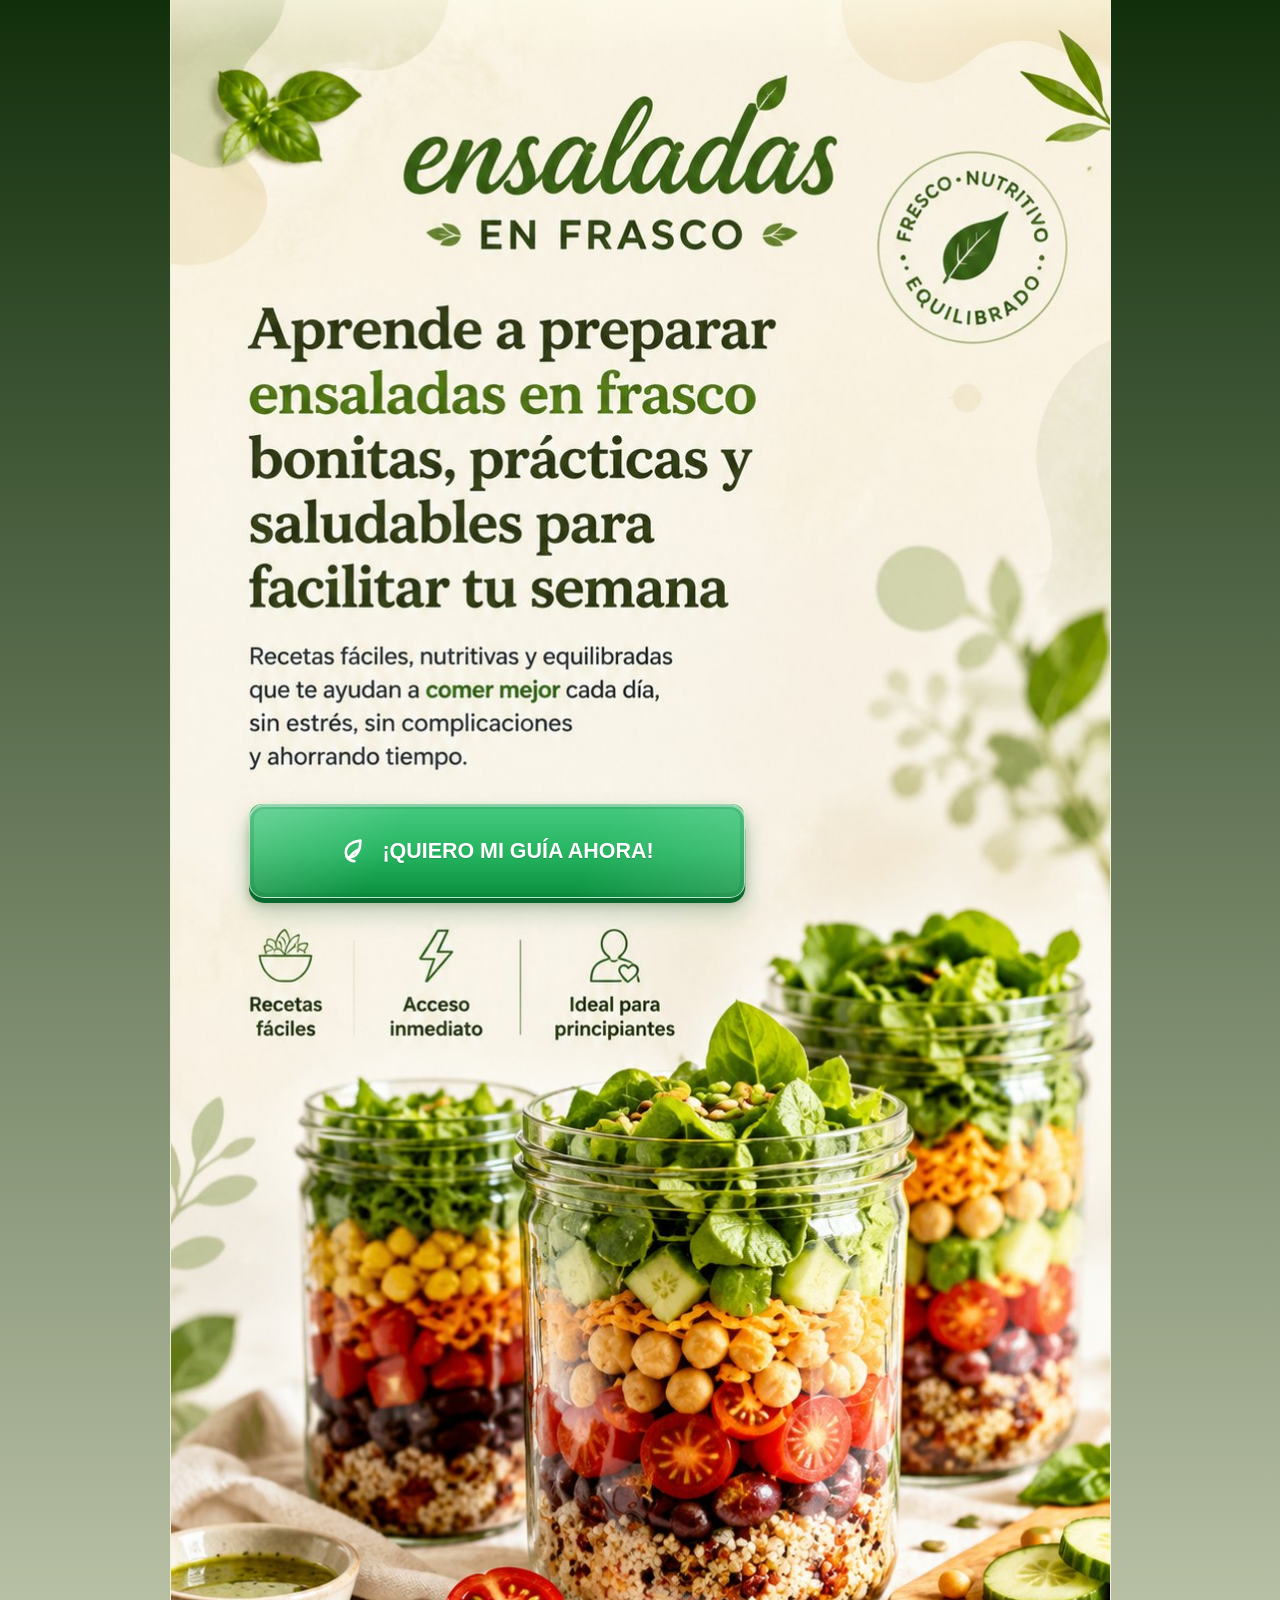
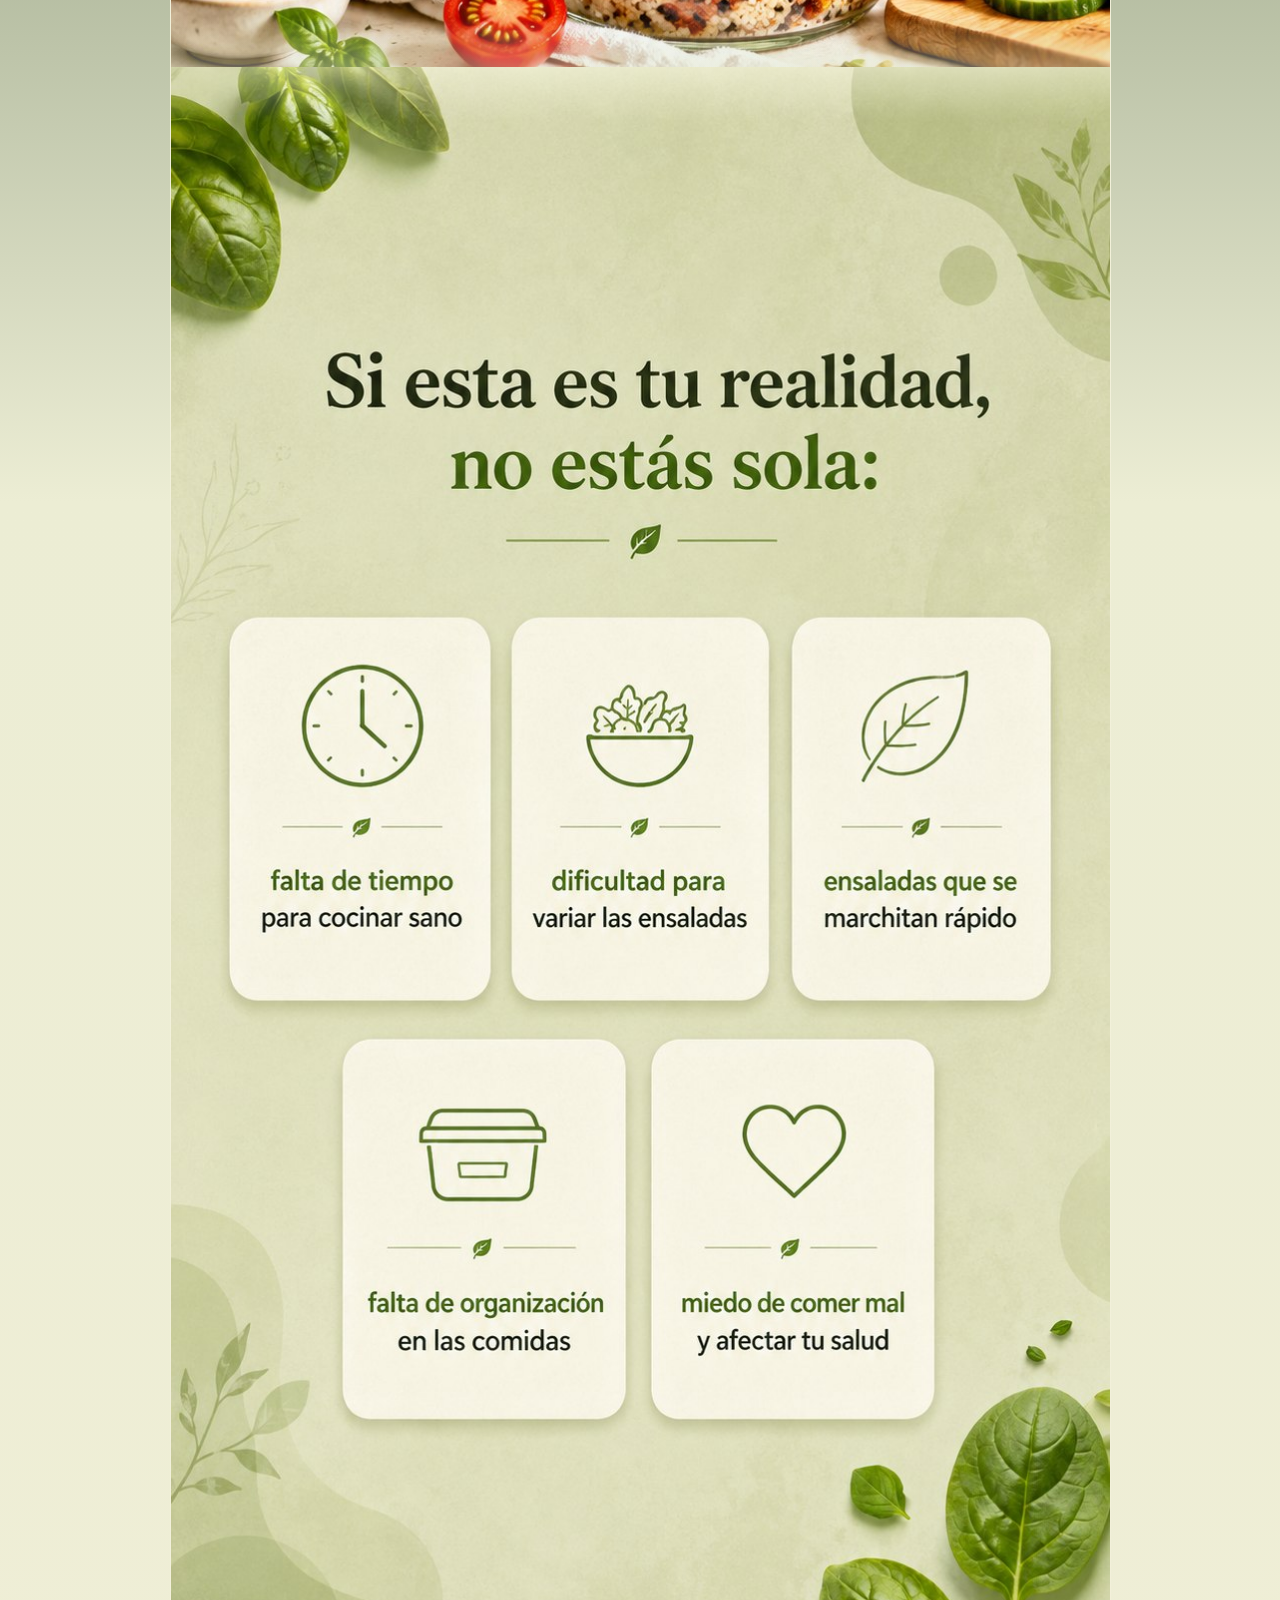
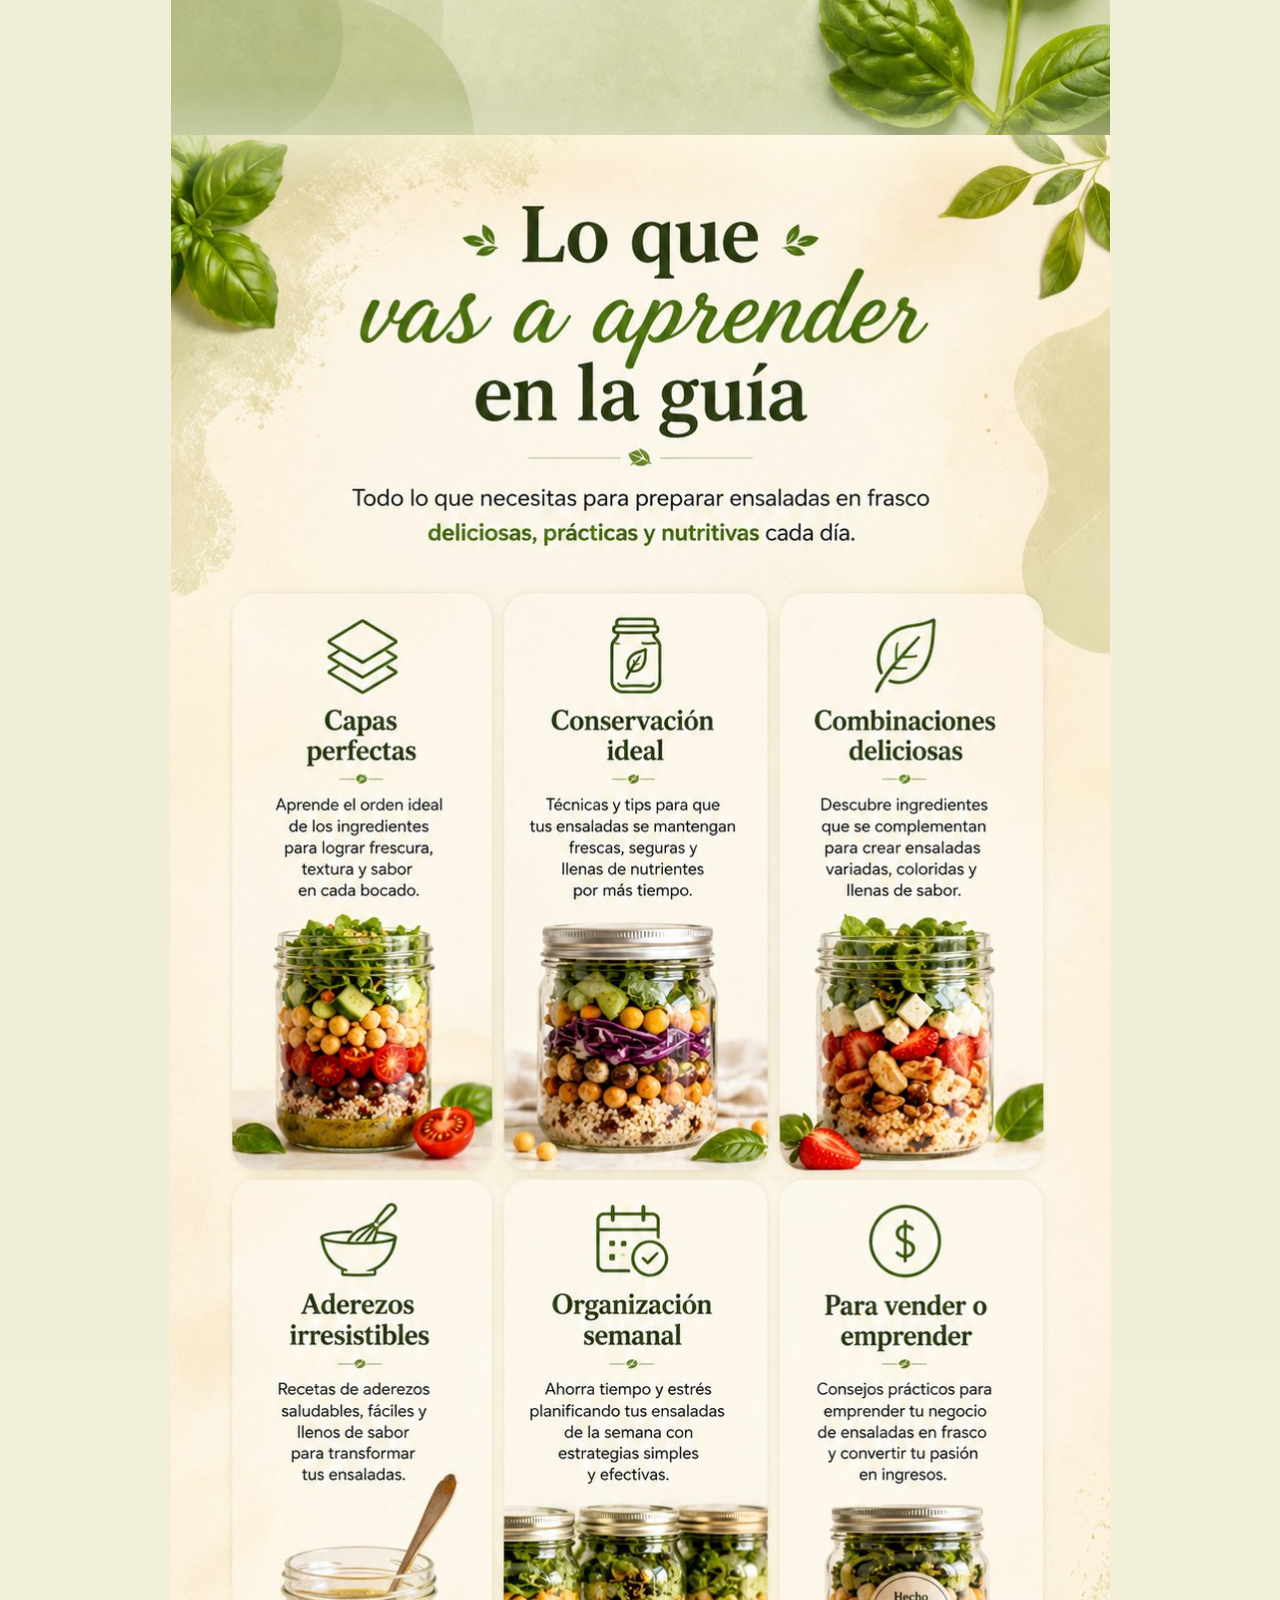
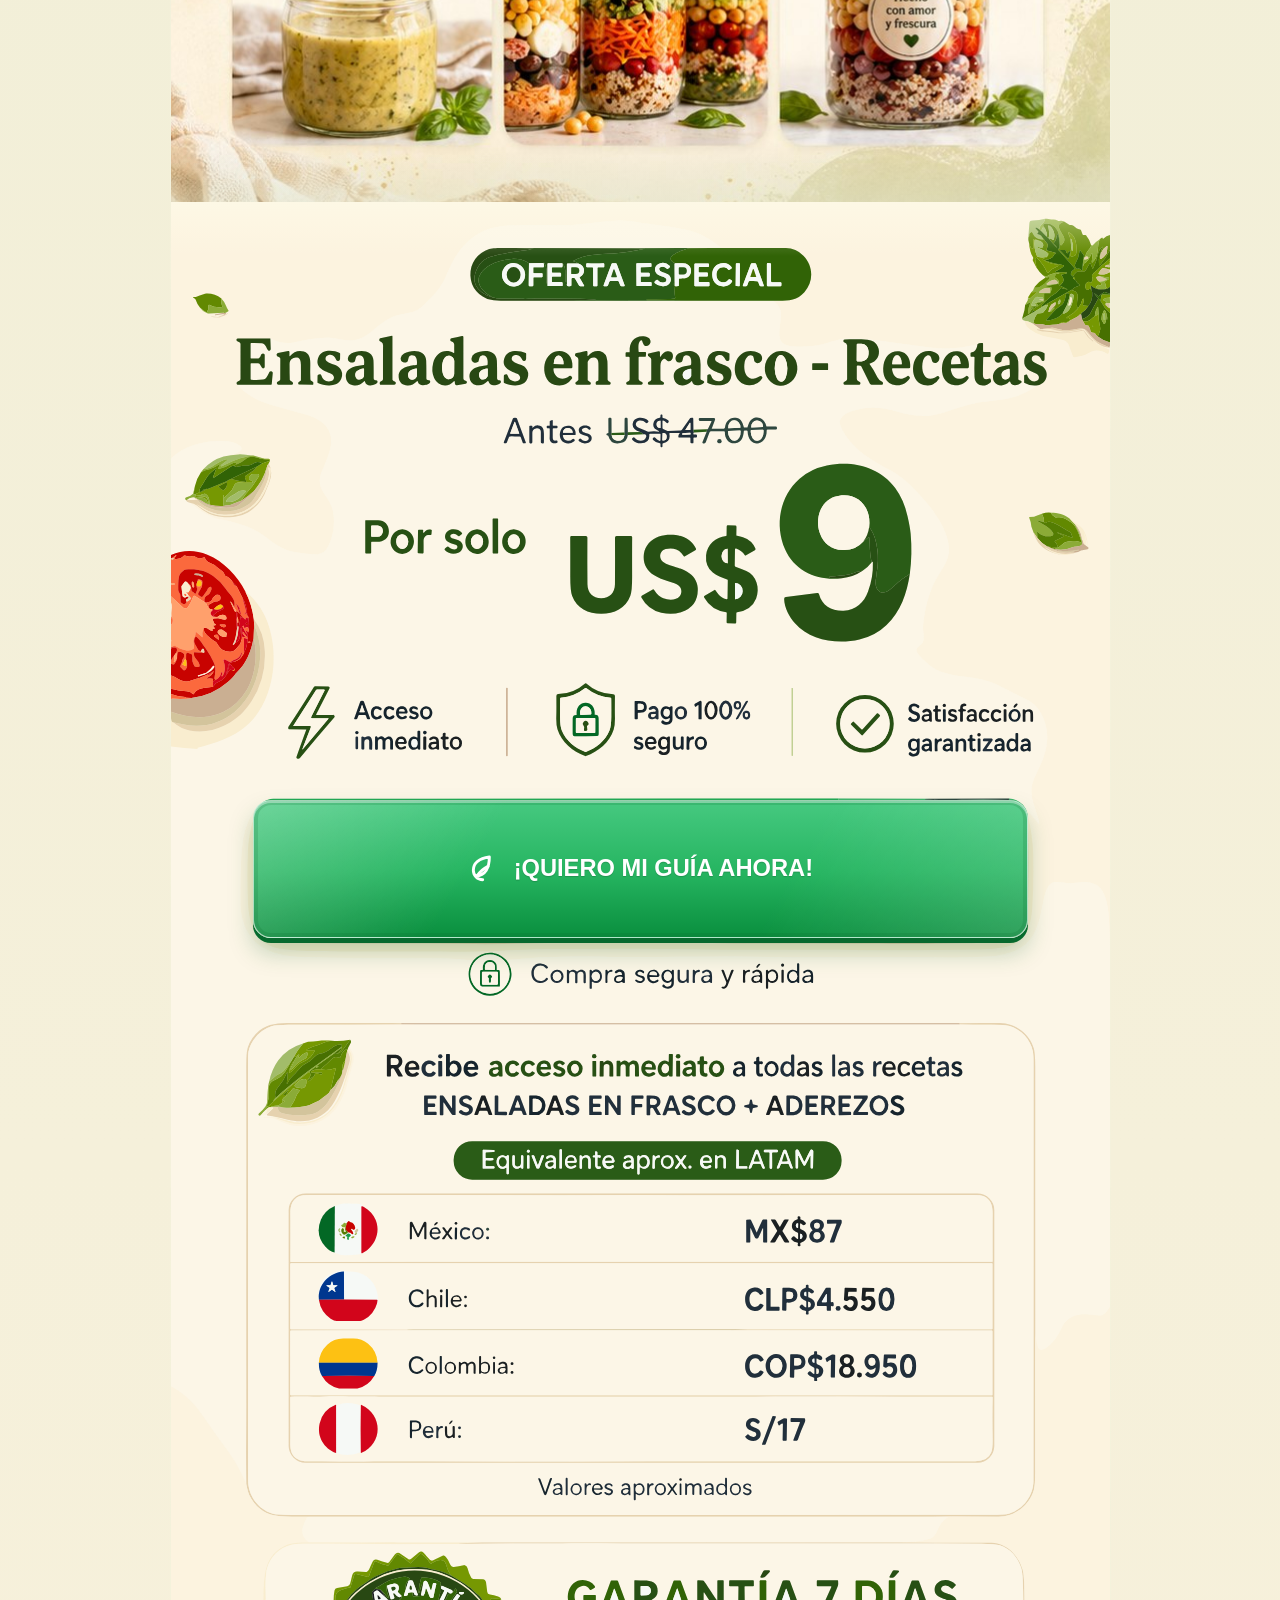
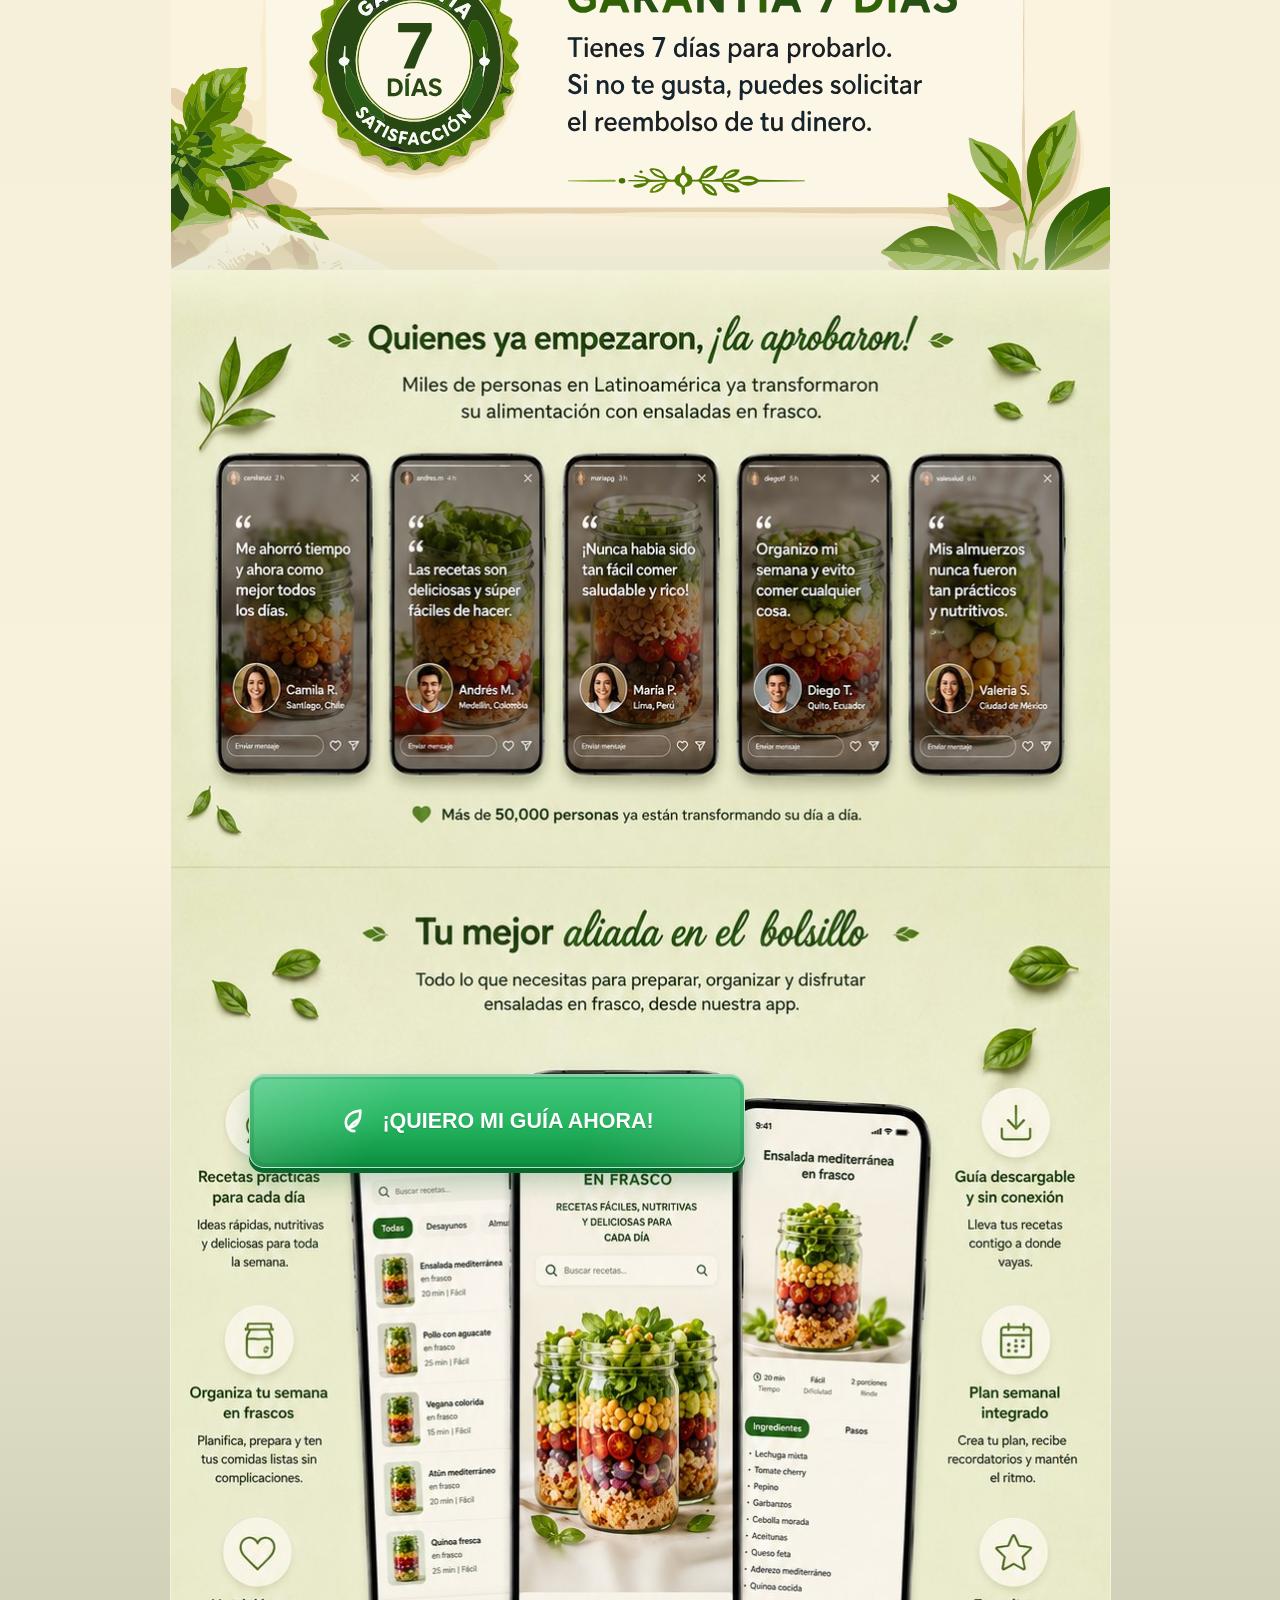
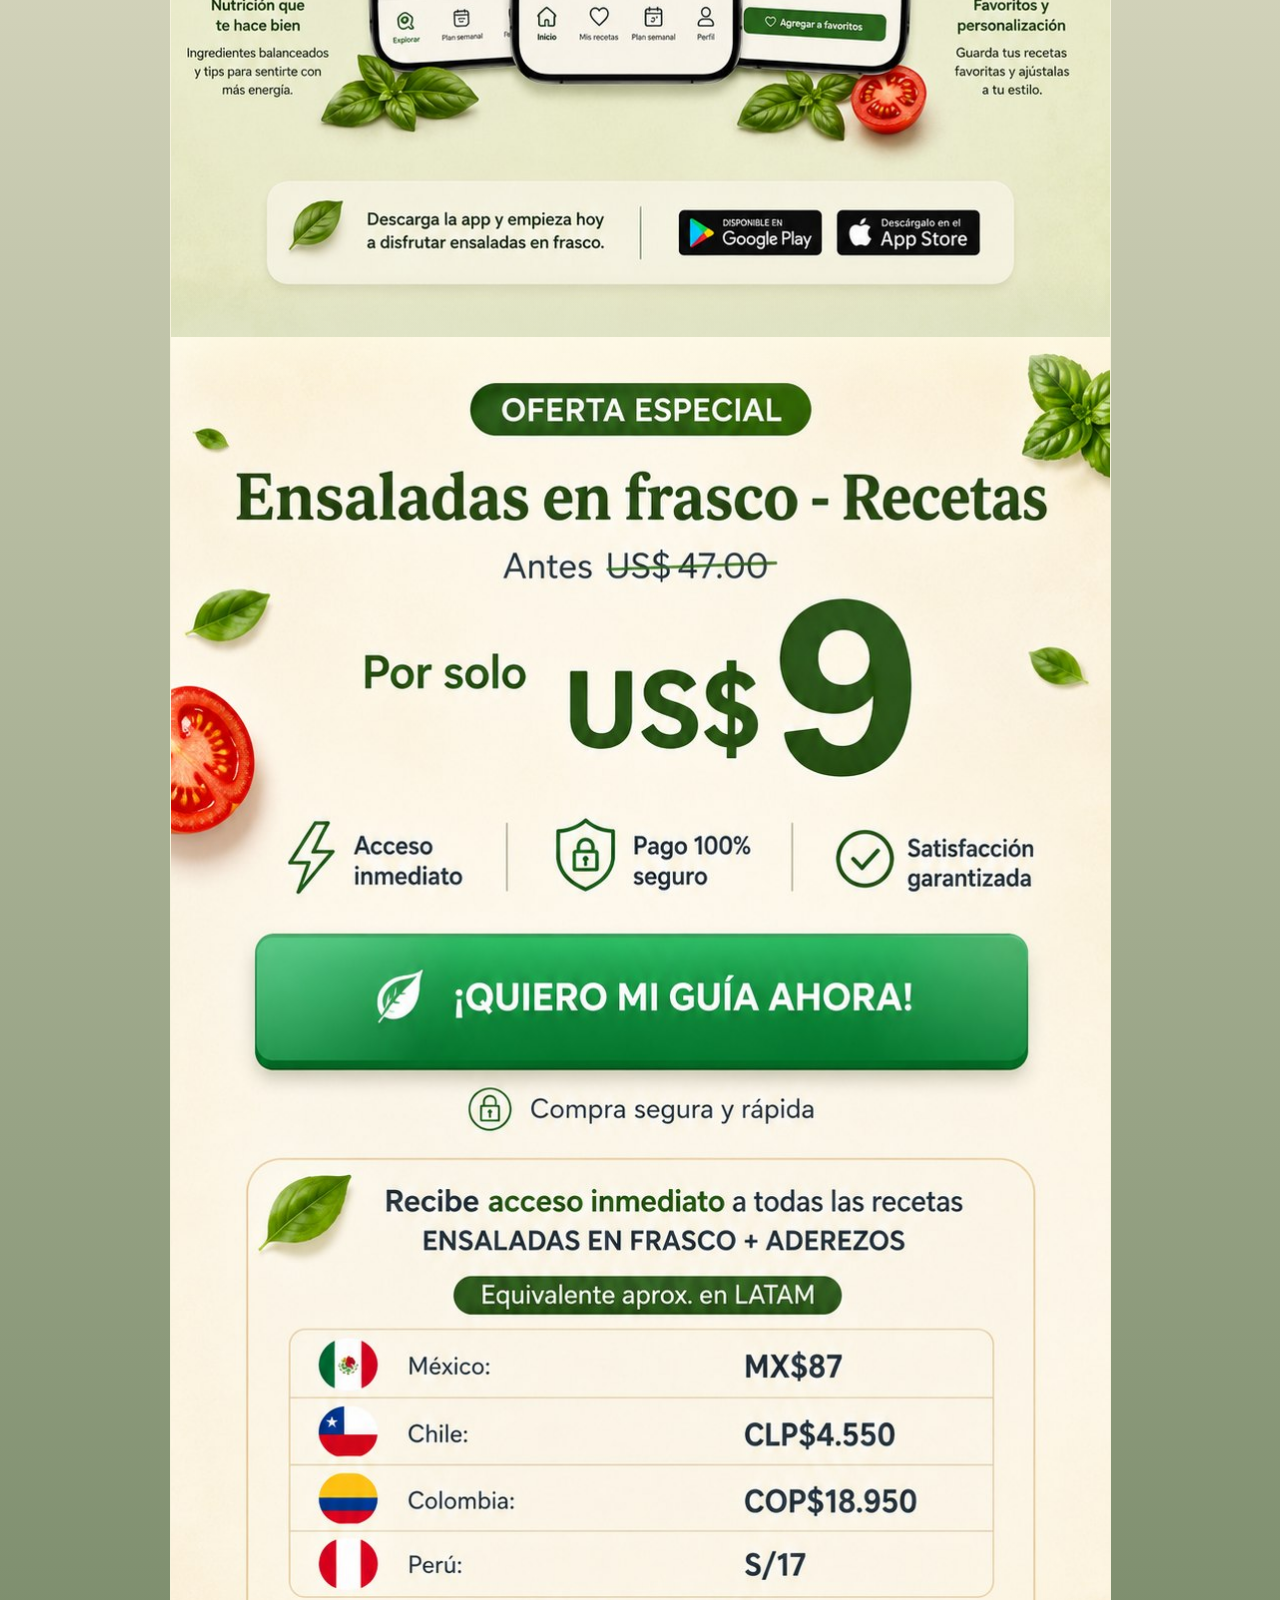
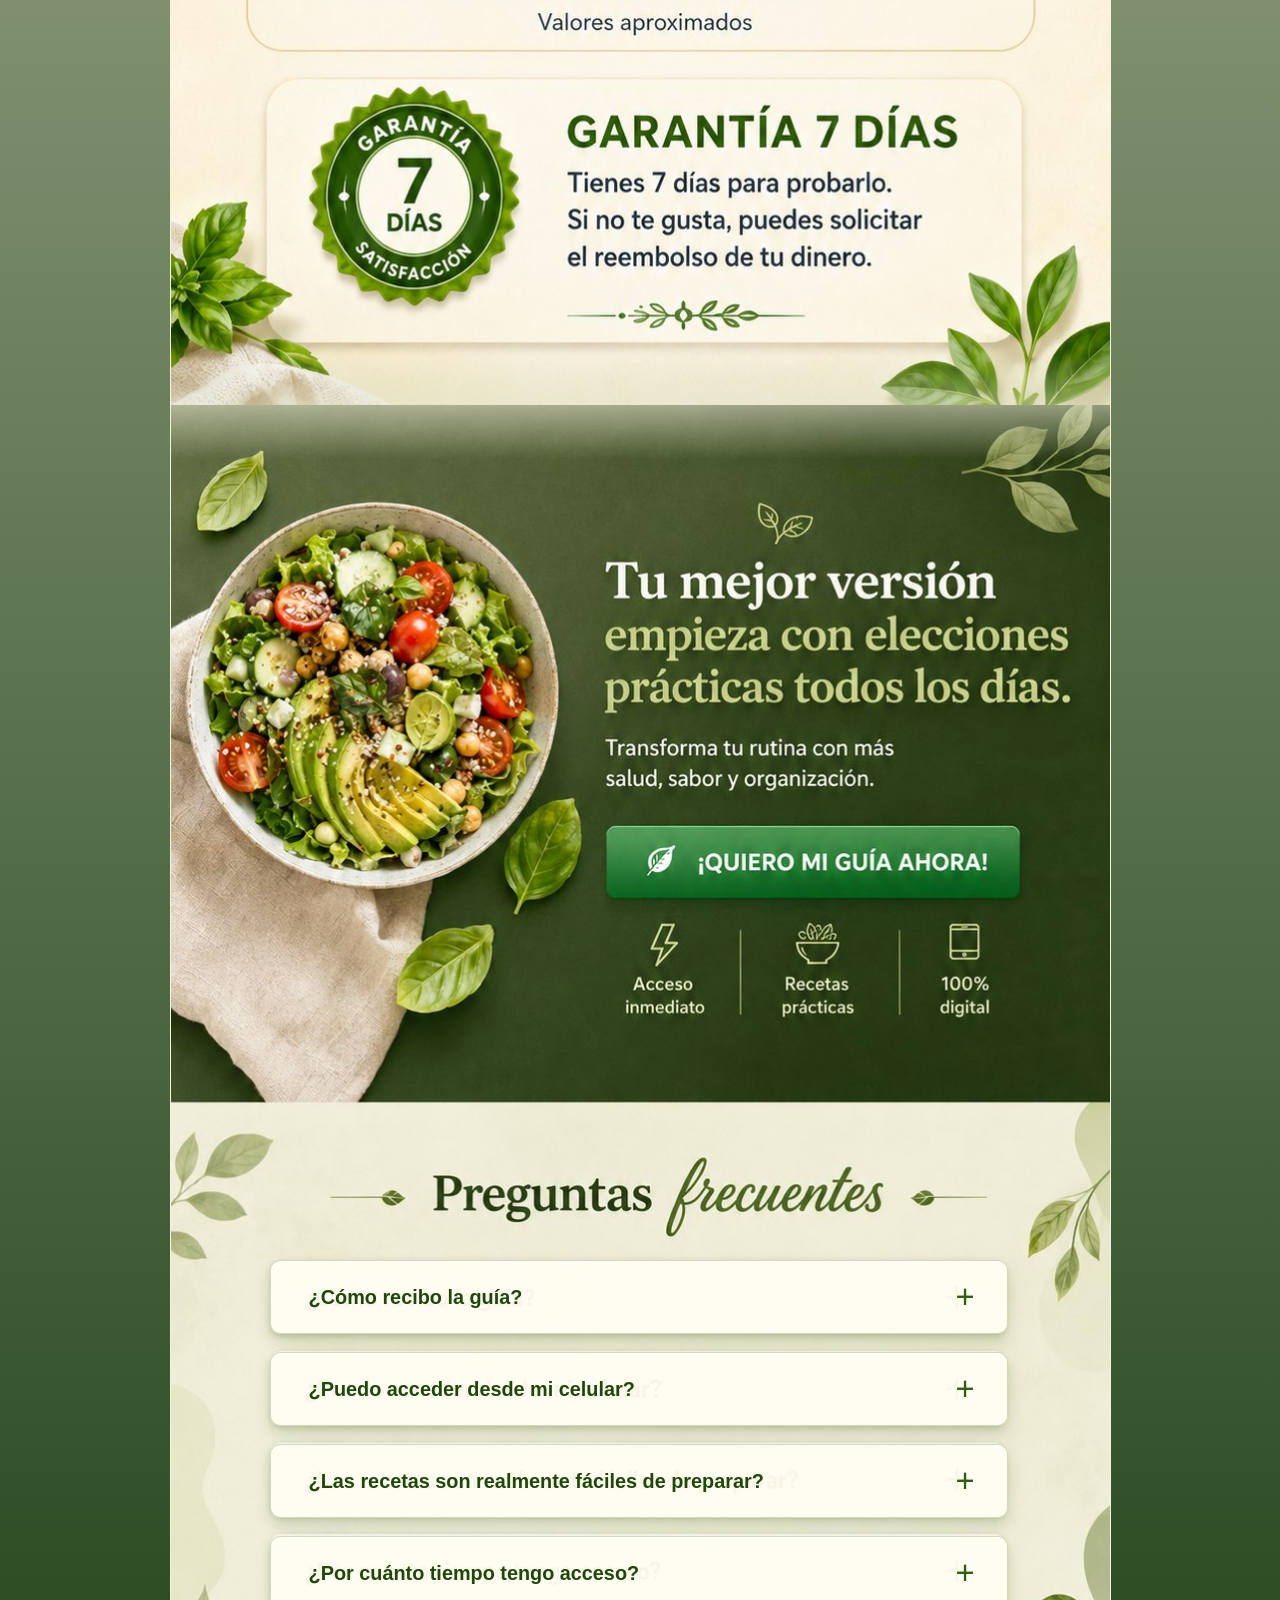
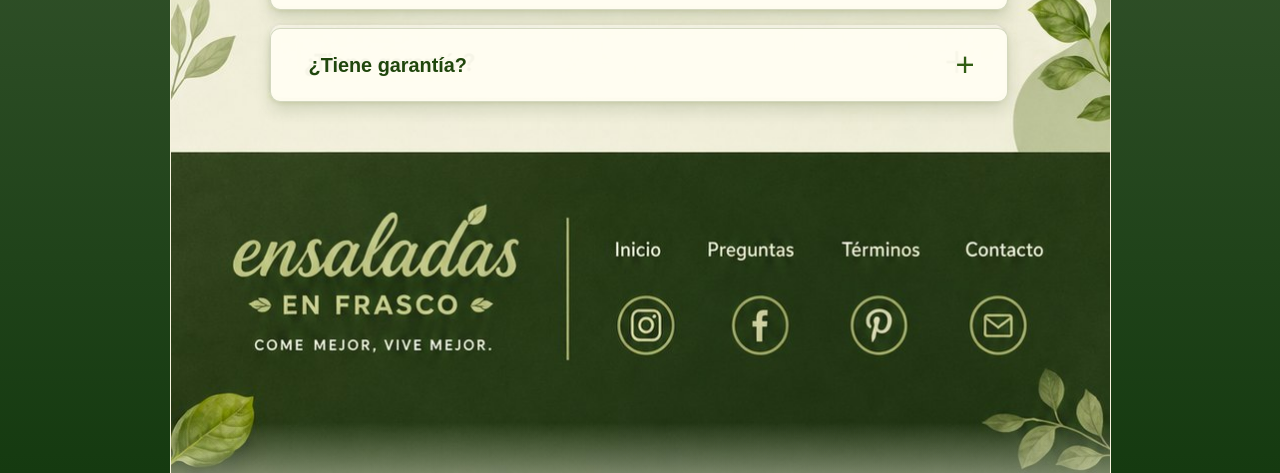
<file: v2.html>
<!doctype html>
<html lang="es">
  <head>
    <meta charset="UTF-8">
    <meta name="viewport" content="width=device-width, initial-scale=1.0">
    <title>Ensaladas en Frasco - Guía Digital V2</title>
    <meta name="description" content="Aprende a preparar ensaladas en frasco practicas, saludables y deliciosas para organizar tu semana.">
    <meta property="og:title" content="Ensaladas en Frasco - Guia Digital">
    <meta property="og:description" content="Recetas faciles, nutritivas y equilibradas para comer mejor cada dia.">
    <meta property="og:image" content="assets/v2/01-etapa1.jpg">
    <link rel="preconnect" href="https://assets.mycartpanda.com">
    <link rel="stylesheet" href="v2.css">
  </head>
  <body>
    <main class="v2-shell" aria-label="Landing page Ensaladas en Frasco V2">
      <section class="v2-section reveal" aria-label="Etapa 1 de la landing page">
        <img src="assets/v2/01-etapa1.jpg" width="941" height="1672" alt="Etapa 1 Ensaladas en Frasco" decoding="async">
        <a class="v2-hotspot v2-hotspot--hero js-offer-link" href="#oferta-v2" aria-label="Ver la oferta especial desde el CTA principal">¡QUIERO MI GUÍA AHORA!</a>
      </section>

      <section class="v2-section reveal" aria-label="Etapa 2 de la landing page">
        <img src="assets/v2/02-etapa2.jpg" width="941" height="1672" alt="Etapa 2 Ensaladas en Frasco" loading="lazy" decoding="async">
      </section>

      <section class="v2-section reveal" aria-label="Etapa 3 de la landing page">
        <img src="assets/v2/03-etapa3.jpg" width="941" height="1672" alt="Etapa 3 Ensaladas en Frasco" loading="lazy" decoding="async">
      </section>

      <section class="v2-section reveal" id="oferta-v2" aria-label="Oferta especial">
        <img src="assets/v2/04-etapa4.svg" width="941" height="1672" alt="Oferta especial Ensaladas en frasco por solo US$9" loading="lazy" decoding="async">
        <a class="v2-hotspot v2-hotspot--offer js-checkout" href="https://seguro.nutriinteligente.site/checkout/210182806:1" target="_blank" rel="noopener noreferrer" aria-label="Comprar Ensaladas en Frasco por US$9">¡QUIERO MI GUÍA AHORA!</a>
      </section>

      <section class="v2-section reveal" aria-label="Etapa 5 de la landing page">
        <img src="assets/v2/05-etapa5.jpg" width="941" height="1672" alt="Etapa 5 Ensaladas en Frasco" loading="lazy" decoding="async">
        <a class="v2-hotspot v2-hotspot--hero js-offer-link" href="#oferta-v2" aria-label="Ver la oferta especial desde el CTA principal">¡QUIERO MI GUÍA AHORA!</a>
      </section>

      <section class="v2-section reveal" aria-label="Etapa 6 de la landing page">
        <img src="assets/v2/06-etapa6.jpg" width="941" height="1672" alt="Etapa 6 Ensaladas en Frasco" loading="lazy" decoding="async">
      </section>

      <section class="v2-section reveal" aria-label="Etapa 7 de la landing page">
        <img src="assets/v2/07-etapa7.jpg" width="941" height="1672" alt="Etapa 7 Ensaladas en Frasco" loading="lazy" decoding="async">

        <div class="v2-faq" aria-label="Preguntas frecuentes">
          <details class="v2-faq__item">
            <summary>¿Cómo recibo la guía?</summary>
            <p>Después de la compra, recibirás el acceso por correo electrónico con las instrucciones para entrar y descargar tu material.</p>
          </details>
          <details class="v2-faq__item">
            <summary>¿Puedo acceder desde mi celular?</summary>
            <p>Sí. Puedes consultar la guía y el contenido desde tu celular siempre que quieras.</p>
          </details>
          <details class="v2-faq__item">
            <summary>¿Las recetas son realmente fáciles de preparar?</summary>
            <p>Sí. Las recetas fueron pensadas para una rutina práctica, con ingredientes simples y explicaciones directas.</p>
          </details>
          <details class="v2-faq__item">
            <summary>¿Por cuánto tiempo tengo acceso?</summary>
            <p>El acceso es de por vida. Puedes volver al material cuando quieras.</p>
          </details>
          <details class="v2-faq__item">
            <summary>¿Tiene garantía?</summary>
            <p>Sí. Tienes 7 días para probarlo. Si no te gusta, puedes solicitar el reembolso dentro del plazo de garantía.</p>
          </details>
        </div>
      </section>
    </main>

    <a class="v2-floating js-offer-link" href="#oferta-v2" aria-label="Ver oferta especial por US$9">
      <span>Oferta especial</span>
      <strong>Ver oferta US$9</strong>
    </a>

    <script src="v2.js"></script>
    <script type="text/javascript" src="https://assets.mycartpanda.com/cartx-ecomm-ui-assets/js/cpsales.js"></script>
  </body>
</html>
</file>
<file: styles.css>
:root {
  --page-bg: #f7f0dd;
  --green: #315d14;
  --green-dark: #245105;
  --focus: rgba(49, 93, 20, 0.42);
}

* {
  box-sizing: border-box;
}

html {
  scroll-behavior: smooth;
}

body {
  margin: 0;
  overflow-x: clip;
  color: #203515;
  background:
    radial-gradient(circle at 50% 0, rgba(255, 253, 246, 0.95), transparent 34rem),
    linear-gradient(180deg, #f7f0dd 0%, #fbf7eb 45%, #eef0dc 100%);
  font-family: Arial, Helvetica, sans-serif;
}

img,
picture {
  display: block;
}

img {
  width: 100%;
  height: auto;
}

.sr-only {
  position: absolute;
  width: 1px;
  height: 1px;
  overflow: hidden;
  clip: rect(0, 0, 0, 0);
  white-space: nowrap;
}

.landing {
  display: grid;
  gap: clamp(12px, 1.65vw, 30px);
  width: min(100%, 2172px);
  max-width: 2172px;
  margin-inline: auto;
  padding: clamp(8px, 1.2vw, 18px) clamp(8px, 1vw, 16px);
  background:
    radial-gradient(ellipse at center, rgba(255, 253, 246, 0.9), rgba(241, 234, 211, 0.72) 58%, rgba(210, 217, 180, 0.38)),
    #f2ead4;
  box-shadow: 0 0 70px rgba(49, 93, 20, 0.11);
}

.page-section {
  position: relative;
  margin: 0;
  overflow: hidden;
  border-radius: clamp(18px, 2.2vw, 46px);
  isolation: isolate;
  line-height: 0;
  background: #fbf7eb;
  box-shadow:
    0 14px 34px rgba(49, 93, 20, 0.1),
    inset 0 1px 0 rgba(255, 255, 255, 0.65);
}

.page-section::after {
  content: "";
  position: absolute;
  left: 0;
  right: 0;
  bottom: -1px;
  z-index: 4;
  height: clamp(12px, 1.5vw, 30px);
  background: linear-gradient(180deg, transparent, rgba(255, 255, 255, 0.16));
  pointer-events: none;
}

.hotspot {
  position: absolute;
  z-index: 5;
  display: flex;
  align-items: center;
  justify-content: center;
  overflow: hidden;
  border: 1px solid rgba(255, 255, 255, 0.46);
  border-radius: 15px;
  color: #fff;
  background:
    linear-gradient(180deg, #43bf78 0%, #2bb264 48%, #189d50 100%);
  box-shadow:
    0 14px 24px rgba(29, 143, 79, 0.22),
    0 4px 0 #0f7436,
    inset 0 2px 0 rgba(255, 255, 255, 0.34),
    inset 0 0 0 3px rgba(20, 94, 35, 0.18);
  cursor: pointer;
  font-family: Montserrat, Arial, Helvetica, sans-serif;
  font-size: clamp(0.76rem, 1.28vw, 1.55rem);
  font-weight: 800;
  letter-spacing: 0.005em;
  line-height: 1;
  text-align: center;
  text-decoration: none;
  text-indent: 0;
  text-shadow: 0 1px 1px rgba(0, 0, 0, 0.14);
  text-transform: uppercase;
  white-space: nowrap;
  animation: ctaPulse 1.8s ease-in-out infinite;
  transition: transform 180ms ease, box-shadow 180ms ease, filter 180ms ease;
}

.hotspot::before {
  content: "";
  flex: 0 0 auto;
  width: 1.45em;
  height: 1.45em;
  margin-right: 0.5em;
  background-color: currentColor;
  -webkit-mask: url("data:image/svg+xml,%3Csvg xmlns='http://www.w3.org/2000/svg' width='28' height='28' viewBox='0 0 24 24' fill='none' stroke='black' stroke-width='2.2' stroke-linecap='round' stroke-linejoin='round'%3E%3Ccircle cx='8' cy='21' r='1'/%3E%3Ccircle cx='19' cy='21' r='1'/%3E%3Cpath d='M2.05 2.05h2l2.66 12.42a2 2 0 0 0 2 1.58h8.8a2 2 0 0 0 2-1.58l1.65-7.43H5.12'/%3E%3Cpath d='M9 10h6'/%3E%3Cpath d='M12 7v6'/%3E%3C/svg%3E") center / contain no-repeat;
  mask: url("data:image/svg+xml,%3Csvg xmlns='http://www.w3.org/2000/svg' width='28' height='28' viewBox='0 0 24 24' fill='none' stroke='black' stroke-width='2.2' stroke-linecap='round' stroke-linejoin='round'%3E%3Ccircle cx='8' cy='21' r='1'/%3E%3Ccircle cx='19' cy='21' r='1'/%3E%3Cpath d='M2.05 2.05h2l2.66 12.42a2 2 0 0 0 2 1.58h8.8a2 2 0 0 0 2-1.58l1.65-7.43H5.12'/%3E%3Cpath d='M9 10h6'/%3E%3Cpath d='M12 7v6'/%3E%3C/svg%3E") center / contain no-repeat;
}

.hotspot::after {
  content: "";
  position: absolute;
  inset: 0;
  background: linear-gradient(110deg, transparent 0%, transparent 38%, rgba(255, 255, 255, 0.24) 49%, transparent 61%, transparent 100%);
  transform: translateX(-115%);
  animation: ctaShine 3.8s ease-in-out infinite;
  pointer-events: none;
}

.hotspot:hover {
  filter: saturate(1.08) brightness(1.03);
  transform: translateY(-2px) scale(1.015);
  box-shadow:
    0 0 0 5px rgba(42, 178, 100, 0.16),
    0 18px 32px rgba(29, 143, 79, 0.32),
    0 4px 0 #0f7436,
    inset 0 2px 0 rgba(255, 255, 255, 0.36),
    inset 0 0 0 3px rgba(20, 94, 35, 0.18);
}

.hotspot:focus-visible,
.floating-buy:focus-visible,
.faq-item summary:focus-visible {
  outline: 4px solid var(--focus);
  outline-offset: 4px;
}

.hotspot--hero {
  left: 9.1%;
  top: 78.2%;
  width: 29.5%;
  height: 11%;
}

.hotspot--recipes {
  left: 35.2%;
  top: 88.3%;
  width: 29.7%;
  height: 10.1%;
}

.hotspot--receive {
  display: none;
}

.hotspot--offer {
  left: 14.5% !important;
  top: 60% !important;
  width: 71% !important;
  height: 5.4% !important;
  display: flex !important;
  border: 1px solid rgba(255, 255, 255, 0.62) !important;
  border-radius: 18px !important;
  color: #fff !important;
  background:
    linear-gradient(120deg, rgba(255, 255, 255, 0.22), transparent 28%, transparent 68%, rgba(255, 255, 255, 0.18)),
    linear-gradient(180deg, #47c982 0%, #28ad60 52%, #18934a 100%) !important;
  box-shadow:
    0 12px 22px rgba(19, 111, 55, 0.32),
    0 4px 0 #0d6f34,
    inset 0 2px 0 rgba(255, 255, 255, 0.42),
    inset 0 0 0 4px rgba(13, 112, 50, 0.2) !important;
  font-size: clamp(1.05rem, 1.78vw, 2.15rem) !important;
  font-weight: 800 !important;
  line-height: 1 !important;
  text-shadow: 0 1px 1px rgba(0, 0, 0, 0.16) !important;
  animation: ctaPulse 1.7s ease-in-out infinite !important;
  opacity: 1 !important;
  transform-origin: center;
}

.hotspot--checkout {
  white-space: nowrap;
}

.hotspot--offer::before,
.hotspot--offer::after {
  display: block;
}

.hotspot--offer:hover {
  filter: saturate(1.08) brightness(1.04);
  transform: translateY(-2px) scale(1.012);
  box-shadow:
    0 0 0 6px rgba(55, 190, 112, 0.16),
    0 16px 28px rgba(19, 111, 55, 0.38),
    0 4px 0 #0d6f34,
    inset 0 2px 0 rgba(255, 255, 255, 0.44),
    inset 0 0 0 4px rgba(13, 112, 50, 0.2);
}

.hotspot--final {
  left: 40.8%;
  top: 50.1%;
  width: 39%;
  height: 16.9%;
}

.floating-buy {
  position: fixed;
  left: 50%;
  bottom: 16px;
  z-index: 50;
  display: flex;
  align-items: center;
  justify-content: space-between;
  gap: 14px;
  width: min(92vw, 460px);
  padding: 12px 14px 12px 18px;
  border: 1px solid rgba(255, 255, 255, 0.5);
  border-radius: 18px;
  color: #fff;
  background: linear-gradient(180deg, #43bf78, #189d50);
  box-shadow:
    0 16px 34px rgba(26, 111, 64, 0.32),
    0 4px 0 #0f7436,
    inset 0 1px 0 rgba(255, 255, 255, 0.42);
  font-family: Montserrat, Arial, Helvetica, sans-serif;
  line-height: 1.08;
  text-decoration: none;
  opacity: 0;
  pointer-events: none;
  transform: translate(-50%, 14px);
  transition: opacity 180ms ease, transform 180ms ease, box-shadow 180ms ease;
  animation: floatingPulse 2.4s ease-in-out infinite;
}

.floating-buy.is-visible {
  opacity: 1;
  pointer-events: auto;
  transform: translate(-50%, 0);
}

.floating-buy span {
  display: block;
  color: rgba(255, 255, 255, 0.86);
  font-size: 0.68rem;
  font-weight: 700;
  letter-spacing: 0.02em;
  text-transform: uppercase;
}

.floating-buy strong {
  display: block;
  padding: 10px 14px;
  border-radius: 13px;
  color: #1f5f12;
  background: rgba(255, 255, 255, 0.94);
  box-shadow: inset 0 1px 0 rgba(255, 255, 255, 0.8);
  font-size: 0.9rem;
  font-weight: 900;
  white-space: nowrap;
}

.sales-legal {
  width: min(100% - 28px, 980px);
  margin: clamp(18px, 3vw, 34px) auto 92px;
  padding: clamp(18px, 3vw, 30px);
  border: 1px solid rgba(49, 93, 20, 0.16);
  border-radius: 18px;
  color: #26381d;
  background: rgba(255, 253, 246, 0.86);
  box-shadow: 0 14px 30px rgba(49, 93, 20, 0.09);
  font-family: Arial, Helvetica, sans-serif;
  font-size: clamp(0.84rem, 1.5vw, 1rem);
  line-height: 1.58;
}

.sales-legal p {
  margin: 0 0 0.65rem;
}

.sales-legal a {
  color: #245105;
  font-weight: 700;
  text-decoration: underline;
  text-underline-offset: 3px;
}

.sales-legal nav {
  display: flex;
  flex-wrap: wrap;
  gap: 10px 18px;
  margin-top: 1rem;
}

.reveal {
  opacity: 0;
  transform: translateY(22px) scale(0.995);
  transition: opacity 700ms ease, transform 700ms ease;
}

.reveal.is-visible,
.page-section--hero.reveal {
  opacity: 1;
  transform: translateY(0) scale(1);
}

.faq-overlay {
  position: absolute;
  left: 6.1%;
  top: 27.2%;
  z-index: 6;
  width: 87.8%;
  display: grid;
  grid-template-columns: repeat(2, minmax(0, 1fr));
  gap: clamp(8px, 1vw, 16px) clamp(14px, 2vw, 34px);
  padding: clamp(8px, 1vw, 16px);
  border-radius: clamp(14px, 1.4vw, 26px);
  background: rgba(250, 247, 236, 0.96);
  box-shadow: 0 18px 40px rgba(62, 76, 38, 0.12);
  line-height: 1.35;
  pointer-events: auto;
}

.faq-overlay::before {
  content: "";
  position: absolute;
  z-index: -1;
  inset: -10px -10px -34px;
  border-radius: inherit;
  background:
    linear-gradient(180deg, rgba(250, 247, 236, 0.99), rgba(250, 247, 236, 0.96)),
    #faf7ec;
  box-shadow: 0 18px 40px rgba(62, 76, 38, 0.12);
}

.faq-item {
  position: relative;
  pointer-events: auto;
}

.faq-item summary {
  position: relative;
  display: flex;
  align-items: center;
  width: 100%;
  min-height: clamp(42px, 4.2vw, 76px);
  overflow: hidden;
  padding: 0 3.9em 0 1.6em;
  border: 1px solid rgba(107, 119, 65, 0.36);
  border-radius: 16px;
  color: #2d4e1d;
  background: rgba(255, 253, 247, 0.95);
  box-shadow:
    0 8px 18px rgba(68, 83, 42, 0.08),
    inset 0 1px 0 rgba(255, 255, 255, 0.78);
  cursor: pointer;
  font-family: Poppins, Arial, Helvetica, sans-serif;
  font-size: clamp(0.68rem, 1.1vw, 1.22rem);
  font-weight: 800;
  list-style: none;
  text-indent: 0;
}

.faq-item summary::-webkit-details-marker {
  display: none;
}

.faq-item summary::after {
  content: "+";
  position: absolute;
  right: 1.05em;
  top: 50%;
  color: #56712e;
  font-size: 1.7em;
  font-weight: 400;
  line-height: 1;
  transform: translateY(-52%);
}

.faq-item[open] summary::after {
  content: "−";
}

.faq-item p {
  position: relative;
  z-index: 8;
  width: 100%;
  margin: 7px 0 0;
  padding: 14px 16px;
  border: 1px solid rgba(49, 93, 20, 0.2);
  border-radius: 12px;
  color: #26351c;
  background: rgba(255, 253, 247, 0.98);
  box-shadow: 0 14px 32px rgba(49, 93, 20, 0.18);
  font-family: Poppins, Arial, Helvetica, sans-serif;
  font-size: clamp(0.68rem, 0.92vw, 0.95rem);
  font-weight: 500;
  line-height: 1.45;
  text-indent: 0;
}

.faq-item--1,
.faq-item--2,
.faq-item--3 {
  left: auto;
  width: auto;
  height: auto;
}

.faq-item--4,
.faq-item--5,
.faq-item--6 {
  left: auto;
  width: auto;
  height: auto;
}

.faq-item--1,
.faq-item--4 {
  top: auto;
}

.faq-item--2,
.faq-item--5 {
  top: auto;
}

.faq-item--3,
.faq-item--6 {
  top: auto;
}

.faq-item--4 p,
.faq-item--5 p,
.faq-item--6 p {
  right: auto;
}

@keyframes ctaPulse {
  0%, 100% {
    box-shadow:
      0 14px 24px rgba(29, 143, 79, 0.22),
      0 4px 0 #0f7436,
      0 0 0 0 rgba(43, 178, 100, 0.34),
      inset 0 2px 0 rgba(255, 255, 255, 0.34),
      inset 0 0 0 3px rgba(20, 94, 35, 0.18);
  }
  50% {
    box-shadow:
      0 20px 34px rgba(29, 143, 79, 0.32),
      0 4px 0 #0f7436,
      0 0 0 11px rgba(43, 178, 100, 0),
      inset 0 2px 0 rgba(255, 255, 255, 0.38),
      inset 0 0 0 3px rgba(20, 94, 35, 0.18);
  }
}

@keyframes ctaShine {
  0%, 55% {
    transform: translateX(-115%);
  }
  80%, 100% {
    transform: translateX(115%);
  }
}

@keyframes floatingPulse {
  0%, 100% {
    box-shadow: 0 14px 30px rgba(31, 54, 14, 0.28), 0 0 0 0 rgba(64, 113, 12, 0.3);
  }
  50% {
    box-shadow: 0 18px 34px rgba(31, 54, 14, 0.34), 0 0 0 9px rgba(64, 113, 12, 0);
  }
}

@media (max-width: 760px) {
  body {
    background: linear-gradient(180deg, #f9f4e6 0%, #fbf7eb 44%, #edf0dc 100%);
  }

  .landing {
    width: min(100%, 941px);
    max-width: 941px;
    gap: 10px;
    padding: 6px;
    box-shadow: 0 0 28px rgba(49, 93, 20, 0.08);
  }

  .page-section {
    border-radius: 28px;
    box-shadow:
      0 8px 20px rgba(49, 93, 20, 0.08),
      inset 0 1px 0 rgba(255, 255, 255, 0.64);
  }

  .page-section::after {
    height: 12px;
  }

  .hotspot {
    border-radius: 13px;
    font-size: clamp(0.82rem, 3.25vw, 1.02rem);
  }

  .floating-buy {
    bottom: 10px;
    width: calc(100vw - 22px);
    padding: 10px 10px 10px 14px;
    border-radius: 16px;
  }

  .floating-buy span {
    font-size: 0.58rem;
  }

  .floating-buy strong {
    padding: 9px 11px;
    font-size: 0.78rem;
  }

  .hotspot--hero {
    left: 13%;
    top: 85.2%;
    width: 75%;
    height: 5.9%;
  }

  .hotspot--receive {
    display: flex;
    left: 15.4%;
    top: 90.6%;
    width: 68.7%;
    height: 5.5%;
  }

  .hotspot--recipes {
    left: 6.7%;
    top: 92.7%;
    width: 86.7%;
    height: 6.5%;
  }

  .hotspot--offer {
    left: 6.8% !important;
    top: 60% !important;
    width: 86.4% !important;
    height: 5.6% !important;
    border-radius: 15px !important;
    font-size: clamp(1rem, 4.4vw, 1.28rem) !important;
  }

  .hotspot--final {
    left: 10%;
    top: 67.8%;
    width: 80%;
    height: 9.4%;
  }

  .faq-overlay {
    left: 6.1%;
    top: 18.9%;
    width: 87.8%;
    display: grid;
    grid-template-columns: 1fr;
    gap: 8px;
    padding: 8px;
    border-radius: 16px;
    background: transparent;
  }

  .faq-overlay::before {
    inset: -8px -8px -158px;
    background:
      linear-gradient(180deg, rgba(250, 247, 236, 0.99) 0%, rgba(250, 247, 236, 0.99) 78%, rgba(250, 247, 236, 0.92) 100%),
      #faf7ec;
  }

  .faq-item {
    position: relative;
    left: auto;
    width: 100%;
    height: auto;
  }

  .faq-item summary {
    padding: 0 3em 0 1.18em;
    border-radius: 13px;
    font-size: clamp(0.76rem, 3.35vw, 1.02rem);
    min-height: 46px;
  }

  .faq-item summary::after {
    right: 0.78em;
    font-size: 1.55em;
  }

  .faq-item--1,
  .faq-item--2,
  .faq-item--3,
  .faq-item--4,
  .faq-item--5,
  .faq-item--6 {
    top: auto;
  }

  .faq-item p,
  .faq-item--4 p,
  .faq-item--5 p,
  .faq-item--6 p {
    left: 0;
    right: auto;
    width: 100%;
    margin-top: 5px;
    padding: 10px 12px;
    font-size: 0.72rem;
  }
}

@media (prefers-reduced-motion: reduce) {
  html {
    scroll-behavior: auto;
  }

  .floating-buy,
  .hotspot,
  .hotspot::after {
    animation: none;
    transition: none;
  }

  .reveal {
    opacity: 1;
    transform: none;
    transition: none;
  }
}
</file>
<file: legal.css>
:root {
  --bg: #f7f0dd;
  --card: #fffdf4;
  --text: #23331d;
  --muted: #526047;
  --green: #245105;
  --line: rgba(49, 93, 20, 0.16);
}

* {
  box-sizing: border-box;
}

html {
  scroll-behavior: smooth;
}

body {
  margin: 0;
  color: var(--text);
  background:
    radial-gradient(circle at top, rgba(255, 255, 255, 0.85), transparent 30rem),
    linear-gradient(180deg, #f7f0dd 0%, #eef0dc 100%);
  font-family: Arial, Helvetica, sans-serif;
  line-height: 1.65;
}

.legal-page {
  width: min(100% - 32px, 940px);
  margin: 0 auto;
  padding: clamp(28px, 6vw, 72px) 0;
}

.legal-card {
  padding: clamp(24px, 4vw, 48px);
  border: 1px solid var(--line);
  border-radius: 24px;
  background: rgba(255, 253, 244, 0.92);
  box-shadow: 0 20px 50px rgba(49, 93, 20, 0.1);
}

.brand {
  margin: 0 0 10px;
  color: var(--green);
  font-size: clamp(2rem, 7vw, 4rem);
  font-weight: 900;
  letter-spacing: -0.03em;
  line-height: 0.95;
}

.subtitle {
  margin: 0 0 clamp(24px, 4vw, 40px);
  color: var(--muted);
  font-size: 1rem;
}

h1,
h2 {
  color: var(--green);
  line-height: 1.2;
}

h1 {
  margin: 0 0 0.75rem;
  font-size: clamp(1.7rem, 5vw, 3rem);
}

h2 {
  margin: 2.1rem 0 0.75rem;
  font-size: clamp(1.1rem, 3vw, 1.45rem);
  text-transform: uppercase;
}

p {
  margin: 0 0 1rem;
}

ul {
  margin: 0 0 1rem;
  padding-left: 1.25rem;
}

a {
  color: var(--green);
  font-weight: 700;
  text-decoration: underline;
  text-underline-offset: 3px;
}

.legal-footer {
  display: flex;
  flex-wrap: wrap;
  gap: 12px 20px;
  margin-top: 2.5rem;
  padding-top: 1.3rem;
  border-top: 1px solid var(--line);
}

@media (max-width: 640px) {
  .legal-page {
    width: min(100% - 20px, 940px);
    padding-block: 14px;
  }

  .legal-card {
    border-radius: 18px;
  }
}
</file>
<file: v2.css>
:root {
  --cream: #f2edd3;
  --cream-soft: #fbf7e9;
  --green: #26550f;
  --green-dark: #12380b;
  --green-bright: #28b462;
  --focus: rgba(183, 219, 114, 0.66);
}

* {
  box-sizing: border-box;
}

html {
  scroll-behavior: smooth;
}

body {
  margin: 0;
  overflow-x: clip;
  color: var(--green-dark);
  background:
    radial-gradient(circle at 50% 0, rgba(247, 241, 204, 0.55), transparent 24rem),
    linear-gradient(180deg, #122f0c 0%, #ecedd4 18%, #f8f1dc 62%, #153a10 100%);
  font-family: Montserrat, Arial, Helvetica, sans-serif;
}

img {
  display: block;
  width: 100%;
  height: auto;
}

.v2-shell {
  display: grid;
  gap: 0;
  width: min(100%, 941px);
  margin-inline: auto;
  padding: 0;
  background:
    linear-gradient(180deg, rgba(242, 237, 211, 0.48), rgba(248, 243, 220, 0.78)),
    #eef0d8;
  box-shadow: none;
}

.v2-section {
  position: relative;
  overflow: hidden;
  border-radius: 0;
  isolation: isolate;
  line-height: 0;
  background: var(--cream-soft);
  box-shadow: none;
  opacity: 0;
  transform: translateY(34px) scale(0.985);
  filter: blur(7px) saturate(0.96);
  transition:
    opacity 850ms cubic-bezier(0.22, 1, 0.36, 1),
    transform 850ms cubic-bezier(0.22, 1, 0.36, 1),
    filter 850ms cubic-bezier(0.22, 1, 0.36, 1);
  will-change: opacity, transform, filter;
}

.v2-section::before,
.v2-section::after {
  content: "";
  position: absolute;
  z-index: 3;
  left: 0;
  right: 0;
  height: clamp(16px, 3vw, 30px);
  pointer-events: none;
}

.v2-section::before {
  top: 0;
  height: clamp(18px, 5vw, 54px);
  background: linear-gradient(180deg, rgba(255, 253, 235, 0.5), transparent);
}

.v2-section::after {
  bottom: -1px;
  height: clamp(22px, 6vw, 66px);
  background:
    linear-gradient(0deg, rgba(238, 240, 216, 0.42), transparent 78%),
    linear-gradient(180deg, transparent, rgba(18, 56, 11, 0.08));
}

.v2-section.is-visible {
  opacity: 1;
  transform: translateY(0) scale(1);
  filter: blur(0) saturate(1.02);
}

.v2-section + .v2-section {
  margin-top: -1px;
}

.v2-hotspot {
  position: absolute;
  z-index: 6;
  display: flex;
  align-items: center;
  justify-content: center;
  overflow: hidden;
  border: 1px solid rgba(255, 255, 255, 0.58);
  border-radius: 15px;
  color: #fff;
  background:
    linear-gradient(120deg, rgba(255, 255, 255, 0.22), transparent 30%, transparent 68%, rgba(255, 255, 255, 0.16)),
    linear-gradient(180deg, #48c881 0%, #28b462 52%, #0c8e3f 100%);
  box-shadow:
    0 14px 24px rgba(11, 97, 39, 0.26),
    0 5px 0 #086c31,
    inset 0 2px 0 rgba(255, 255, 255, 0.36),
    inset 0 0 0 4px rgba(11, 105, 44, 0.18);
  cursor: pointer;
  font-family: Montserrat, Arial, Helvetica, sans-serif;
  font-size: clamp(0.96rem, 3.7vw, 1.34rem);
  font-weight: 800;
  letter-spacing: 0;
  line-height: 1;
  text-align: center;
  text-decoration: none;
  text-transform: uppercase;
  white-space: nowrap;
  animation: v2CtaPulse 1.75s ease-in-out infinite;
  transition: transform 180ms ease, box-shadow 180ms ease, filter 180ms ease;
}

.v2-hotspot::before {
  content: "";
  width: 1.38em;
  height: 1.38em;
  margin-right: 0.55em;
  background: currentColor;
  -webkit-mask: url("data:image/svg+xml,%3Csvg xmlns='http://www.w3.org/2000/svg' width='28' height='28' viewBox='0 0 24 24' fill='none' stroke='black' stroke-width='2.2' stroke-linecap='round' stroke-linejoin='round'%3E%3Cpath d='M11 20A7 7 0 0 1 4 13c0-5 4-9 12-10 0 8-3 14-10 14'/%3E%3Cpath d='M7 17c2-3 4-5 8-7'/%3E%3C/svg%3E") center / contain no-repeat;
  mask: url("data:image/svg+xml,%3Csvg xmlns='http://www.w3.org/2000/svg' width='28' height='28' viewBox='0 0 24 24' fill='none' stroke='black' stroke-width='2.2' stroke-linecap='round' stroke-linejoin='round'%3E%3Cpath d='M11 20A7 7 0 0 1 4 13c0-5 4-9 12-10 0 8-3 14-10 14'/%3E%3Cpath d='M7 17c2-3 4-5 8-7'/%3E%3C/svg%3E") center / contain no-repeat;
}

.v2-hotspot::after {
  content: "";
  position: absolute;
  inset: 0;
  background: linear-gradient(110deg, transparent 0%, transparent 36%, rgba(255, 255, 255, 0.28) 49%, transparent 62%, transparent 100%);
  transform: translateX(-118%);
  animation: v2CtaShine 4s ease-in-out infinite;
  pointer-events: none;
}

.v2-hotspot:hover {
  filter: saturate(1.08) brightness(1.04);
  transform: translateY(-2px) scale(1.012);
  box-shadow:
    0 0 0 6px rgba(57, 188, 105, 0.18),
    0 18px 30px rgba(11, 97, 39, 0.34),
    0 5px 0 #086c31,
    inset 0 2px 0 rgba(255, 255, 255, 0.42),
    inset 0 0 0 4px rgba(11, 105, 44, 0.18);
}

.v2-hotspot:focus-visible,
.v2-floating:focus-visible,
.v2-faq__item summary:focus-visible {
  outline: 4px solid var(--focus);
  outline-offset: 4px;
}

.v2-hotspot--hero {
  left: 8.35%;
  top: 48.2%;
  width: 52.8%;
  height: 5.65%;
}

.v2-hotspot--app {
  left: 10.2%;
  top: 90.4%;
  width: 79.6%;
  height: 5.6%;
}

.v2-hotspot--offer {
  left: 8.75%;
  top: 35.85%;
  width: 82.5%;
  height: 8.25%;
  border-radius: 18px;
  font-size: clamp(1.08rem, 4.45vw, 1.48rem);
}

.v2-hotspot--hero,
.v2-hotspot--app,
.v2-hotspot--offer {
  border: 1px solid rgba(255, 255, 255, 0.58);
  color: #fff;
  background:
    linear-gradient(120deg, rgba(255, 255, 255, 0.22), transparent 30%, transparent 68%, rgba(255, 255, 255, 0.16)),
    linear-gradient(180deg, #48c881 0%, #28b462 52%, #0c8e3f 100%);
  box-shadow:
    0 14px 24px rgba(11, 97, 39, 0.26),
    0 5px 0 #086c31,
    inset 0 2px 0 rgba(255, 255, 255, 0.36),
    inset 0 0 0 4px rgba(11, 105, 44, 0.18);
  text-shadow: 0 1px 1px rgba(0, 0, 0, 0.16);
  animation: v2CtaPulse 1.75s ease-in-out infinite;
}

.v2-hotspot--hero::before,
.v2-hotspot--hero::after,
.v2-hotspot--app::before,
.v2-hotspot--app::after,
.v2-hotspot--offer::before,
.v2-hotspot--offer::after {
  display: block;
}

.v2-hotspot--hero:hover,
.v2-hotspot--app:hover,
.v2-hotspot--offer:hover {
  filter: saturate(1.08) brightness(1.04);
  transform: translateY(-2px) scale(1.012);
  box-shadow:
    0 0 0 6px rgba(57, 188, 105, 0.18),
    0 18px 30px rgba(11, 97, 39, 0.34),
    0 5px 0 #086c31,
    inset 0 2px 0 rgba(255, 255, 255, 0.42),
    inset 0 0 0 4px rgba(11, 105, 44, 0.18);
}

.v2-faq {
  position: absolute;
  z-index: 7;
  left: 10.5%;
  top: 51.25%;
  width: 78.6%;
  display: grid;
  gap: clamp(9px, 2.15vw, 18px);
}

.v2-faq__item {
  overflow: hidden;
  border: 1px solid rgba(73, 100, 40, 0.24);
  border-radius: 10px;
  background: rgba(255, 253, 241, 0.96);
  box-shadow: 0 8px 16px rgba(31, 61, 17, 0.14);
  line-height: 1.25;
}

.v2-faq__item summary {
  position: relative;
  min-height: clamp(42px, 7.55vw, 72px);
  display: flex;
  align-items: center;
  padding: 0 54px 0 clamp(18px, 4vw, 38px);
  color: #20460d;
  cursor: pointer;
  font-size: clamp(0.82rem, 3.15vw, 1.24rem);
  font-weight: 800;
  list-style: none;
}

.v2-faq__item summary::-webkit-details-marker {
  display: none;
}

.v2-faq__item summary::after {
  content: "+";
  position: absolute;
  right: clamp(18px, 4vw, 32px);
  top: 50%;
  transform: translateY(-50%);
  color: #315d14;
  font-size: 1.65em;
  font-weight: 400;
  line-height: 1;
}

.v2-faq__item[open] summary::after {
  content: "-";
}

.v2-faq__item p {
  margin: -4px 0 0;
  padding: 0 clamp(18px, 4vw, 38px) clamp(14px, 3vw, 24px);
  color: #243421;
  font-size: clamp(0.76rem, 2.8vw, 1rem);
  line-height: 1.38;
}

.v2-floating {
  position: fixed;
  z-index: 20;
  left: 50%;
  bottom: 14px;
  display: flex;
  align-items: center;
  justify-content: space-between;
  width: min(420px, calc(100vw - 22px));
  padding: 10px 10px 10px 16px;
  border-radius: 18px;
  color: #fff;
  background: linear-gradient(180deg, #38c271, #20a958);
  box-shadow: 0 16px 32px rgba(11, 68, 24, 0.22);
  font-family: Montserrat, Arial, Helvetica, sans-serif;
  text-decoration: none;
  transform: translate(-50%, 130%);
  opacity: 0;
  transition: transform 260ms ease, opacity 260ms ease;
}

.v2-floating.is-visible {
  transform: translate(-50%, 0);
  opacity: 1;
}

.v2-floating span {
  font-size: 0.72rem;
  font-weight: 800;
  text-transform: uppercase;
}

.v2-floating strong {
  padding: 10px 14px;
  border-radius: 14px;
  color: #1d6c34;
  background: #fff;
  font-size: 0.9rem;
  font-weight: 900;
}

@keyframes v2CtaPulse {
  0%,
  100% {
    transform: scale(1);
  }

  50% {
    transform: scale(1.025);
  }
}

@keyframes v2CtaShine {
  0%,
  54% {
    transform: translateX(-118%);
  }

  100% {
    transform: translateX(118%);
  }
}

@keyframes v2TapPulse {
  0%,
  100% {
    box-shadow: 0 0 0 0 rgba(39, 178, 96, 0);
  }

  50% {
    box-shadow: 0 0 0 7px rgba(39, 178, 96, 0.22);
  }
}

@media (min-width: 942px) {
  .v2-shell {
    border-inline: 1px solid rgba(255, 255, 255, 0.08);
  }
}

@media (max-width: 520px) {
  .v2-shell {
    gap: 0;
    padding: 0;
  }

  .v2-section {
    border-radius: 0;
  }

  .v2-hotspot--hero {
    left: 8.2%;
    top: 48.45%;
    width: 53%;
    height: 5.2%;
    border-radius: 10px;
    font-size: clamp(0.72rem, 3.15vw, 0.96rem);
  }

  .v2-hotspot--offer {
    left: 8.6%;
    top: 36.05%;
    width: 82.8%;
    height: 7.2%;
    border-radius: 12px;
    font-size: clamp(0.9rem, 4.35vw, 1.18rem);
  }

  .v2-hotspot--hero,
  .v2-hotspot--offer {
    box-shadow:
      0 8px 14px rgba(11, 97, 39, 0.24),
      0 3px 0 #086c31,
      inset 0 1px 0 rgba(255, 255, 255, 0.34),
      inset 0 0 0 3px rgba(11, 105, 44, 0.16);
  }

  .v2-hotspot::before {
    width: 1.08em;
    height: 1.08em;
    margin-right: 0.38em;
  }

  .v2-faq {
    gap: 9px;
  }
}

@media (prefers-reduced-motion: reduce) {
  html {
    scroll-behavior: auto;
  }

  .v2-section,
  .v2-hotspot,
  .v2-hotspot::after,
  .v2-floating {
    animation: none;
    transition: none;
  }
}
</file>
